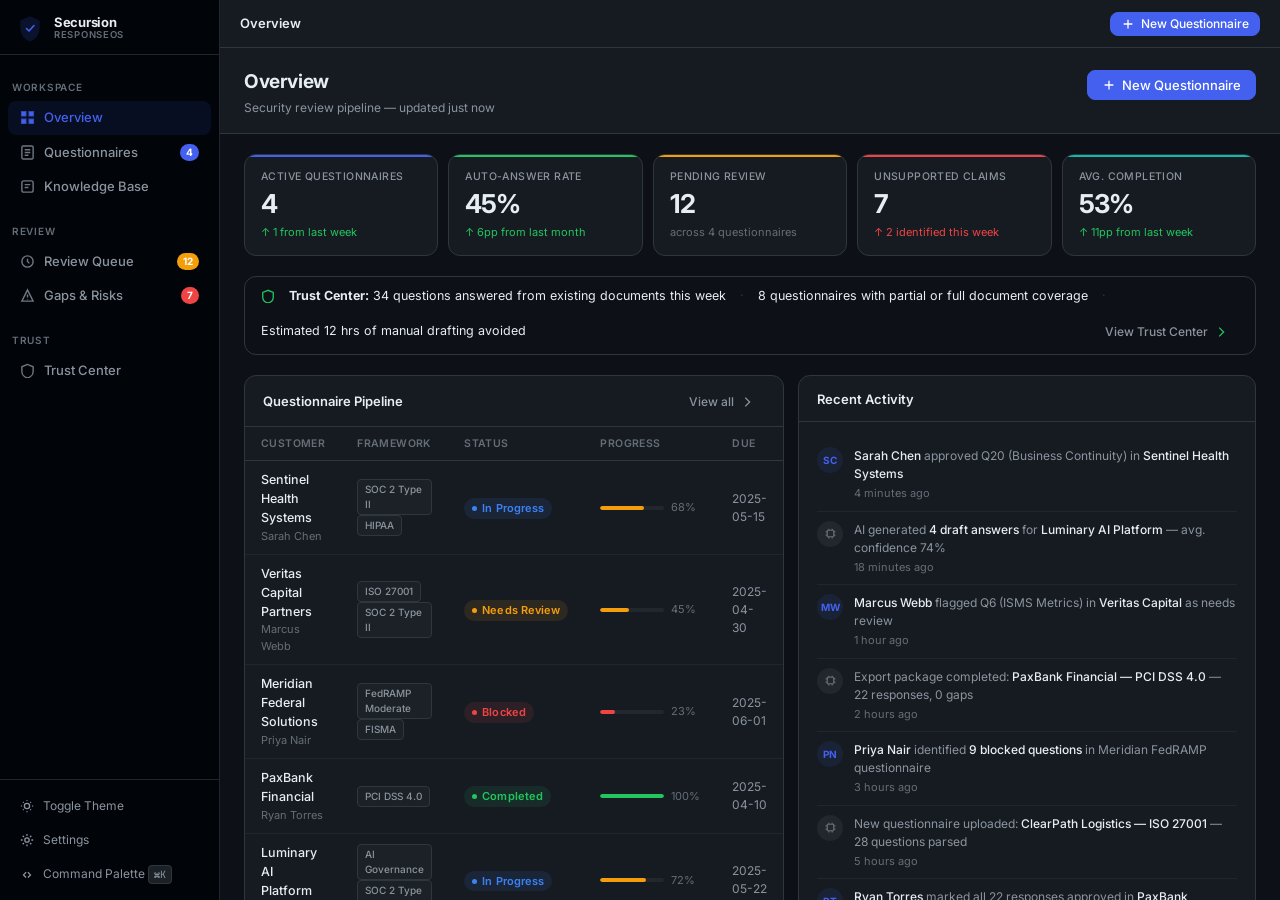
<file: responseos.html>
<!DOCTYPE html>
<html lang="en" data-theme="dark">
<head>
<meta charset="UTF-8">
<meta name="viewport" content="width=device-width, initial-scale=1.0">
<title>Secursion ResponseOS — Security Questionnaire Intelligence</title>
<link rel="preconnect" href="https://fonts.googleapis.com">
<link href="https://fonts.googleapis.com/css2?family=Inter:opsz,wght@14..32,300;14..32,400;14..32,500;14..32,600;14..32,700&family=JetBrains+Mono:wght@400;500&display=swap" rel="stylesheet">
<style>
/* ================================================================
   DESIGN SYSTEM — SECURSION RESPONSEOS
   ================================================================ */
:root {
  --accent:         #4361ee;
  --accent-hover:   #3451d1;
  --accent-rgb:     67, 97, 238;
  --accent-subtle:  rgba(67,97,238,0.10);
  --font-sans:      'Inter', system-ui, -apple-system, sans-serif;
  --font-mono:      'JetBrains Mono', 'Fira Code', monospace;
  --radius-sm:      4px;
  --radius-md:      8px;
  --radius-lg:      12px;
  --radius-xl:      16px;
  --status-ok:      #22c55e;
  --status-ok-bg:   rgba(34,197,94,0.10);
  --status-warn:    #f59e0b;
  --status-warn-bg: rgba(245,158,11,0.10);
  --status-err:     #ef4444;
  --status-err-bg:  rgba(239,68,68,0.10);
  --status-info:    #3b82f6;
  --status-info-bg: rgba(59,130,246,0.10);
  --status-muted:   #6b7280;
  --status-muted-bg:rgba(107,114,128,0.10);
  --transition:     180ms ease;
}
[data-theme="dark"] {
  --bg-base:      #0d1117;
  --bg-surface:   #161b22;
  --bg-elevated:  #1c2128;
  --bg-overlay:   #22272e;
  --border:       #30363d;
  --border-sub:   #21262d;
  --txt-primary:  #e6edf3;
  --txt-secondary:#8b949e;
  --txt-muted:    #656d76;
  --sidebar-bg:   #010409;
  --shadow-sm:    0 1px 3px rgba(0,0,0,.4),0 1px 2px rgba(0,0,0,.3);
  --shadow-md:    0 4px 16px rgba(0,0,0,.5);
  --shadow-lg:    0 16px 48px rgba(0,0,0,.6);
}
[data-theme="light"] {
  --bg-base:      #f3f4f6;
  --bg-surface:   #ffffff;
  --bg-elevated:  #f9fafb;
  --bg-overlay:   #f0f2f5;
  --border:       #d1d5db;
  --border-sub:   #e5e7eb;
  --txt-primary:  #111827;
  --txt-secondary:#4b5563;
  --txt-muted:    #9ca3af;
  --sidebar-bg:   #ffffff;
  --shadow-sm:    0 1px 3px rgba(0,0,0,.06),0 1px 2px rgba(0,0,0,.04);
  --shadow-md:    0 4px 16px rgba(0,0,0,.08);
  --shadow-lg:    0 16px 48px rgba(0,0,0,.12);
}

/* Reset */
*,*::before,*::after{box-sizing:border-box;margin:0;padding:0}
html{font-size:14px}
body{font-family:var(--font-sans);background:var(--bg-base);color:var(--txt-primary);
     line-height:1.5;-webkit-font-smoothing:antialiased;overflow:hidden;height:100vh}
a{color:var(--accent);text-decoration:none}
button{font-family:inherit;cursor:pointer;border:none;background:none}
input,textarea,select{font-family:inherit}
::-webkit-scrollbar{width:5px;height:5px}
::-webkit-scrollbar-track{background:transparent}
::-webkit-scrollbar-thumb{background:var(--border);border-radius:3px}
::-webkit-scrollbar-thumb:hover{background:var(--txt-muted)}

/* ================================================================
   APP SHELL
   ================================================================ */
#app{display:flex;height:100vh;overflow:hidden}

/* --- Sidebar --- */
.sidebar{
  width:220px;min-width:220px;
  background:var(--sidebar-bg);
  border-right:1px solid var(--border-sub);
  display:flex;flex-direction:column;
  z-index:100;transition:width var(--transition);
}
.sb-head{
  padding:14px 16px 12px;
  border-bottom:1px solid var(--border-sub);
  display:flex;align-items:center;gap:10px;
}
.sb-logo{width:28px;height:28px;flex-shrink:0;color:var(--accent)}
.sb-brand{display:flex;flex-direction:column;line-height:1.15}
.sb-name{font-size:13px;font-weight:700;color:var(--txt-primary);letter-spacing:-.3px}
.sb-product{font-size:9.5px;font-weight:600;color:var(--txt-muted);
            letter-spacing:.7px;text-transform:uppercase}
.sb-nav{flex:1;overflow-y:auto;padding:6px 0}
.sb-section{padding:14px 12px 4px}
.sb-section-lbl{font-size:10px;font-weight:600;color:var(--txt-muted);
                text-transform:uppercase;letter-spacing:.7px}
.nav-item{
  display:flex;align-items:center;gap:9px;
  padding:7px 12px;border-radius:var(--radius-md);
  margin:1px 8px;font-size:13px;font-weight:500;
  color:var(--txt-secondary);cursor:pointer;
  transition:all var(--transition);user-select:none;
}
.nav-item:hover{background:var(--bg-elevated);color:var(--txt-primary)}
.nav-item.active{background:var(--accent-subtle);color:var(--accent)}
.nav-item svg{width:15px;height:15px;flex-shrink:0;opacity:.8}
.nav-item.active svg{opacity:1}
.nav-badge{
  margin-left:auto;font-size:10px;font-weight:700;
  background:var(--accent);color:#fff;
  padding:1px 6px;border-radius:10px;min-width:18px;text-align:center;
}
.nav-badge.warn{background:var(--status-warn)}
.nav-badge.err{background:var(--status-err)}
.sb-foot{padding:10px 8px;border-top:1px solid var(--border-sub);display:flex;flex-direction:column;gap:2px}
.sb-action{
  display:flex;align-items:center;gap:9px;
  padding:7px 12px;border-radius:var(--radius-md);
  font-size:12px;color:var(--txt-secondary);cursor:pointer;
  transition:all var(--transition);
}
.sb-action:hover{background:var(--bg-elevated);color:var(--txt-primary)}
.sb-action svg{width:14px;height:14px;flex-shrink:0}

/* --- Main --- */
.main{flex:1;display:flex;flex-direction:column;overflow:hidden;min-width:0}
.topbar{
  height:48px;min-height:48px;
  border-bottom:1px solid var(--border);
  display:flex;align-items:center;padding:0 20px;gap:10px;
  background:var(--bg-surface);flex-shrink:0;
}
.topbar-bc{
  display:flex;align-items:center;gap:5px;
  font-size:13px;color:var(--txt-secondary);
}
.topbar-bc .sep{color:var(--txt-muted)}
.topbar-bc .current{color:var(--txt-primary);font-weight:600}
.topbar-actions{margin-left:auto;display:flex;align-items:center;gap:8px}
.content-area{flex:1;overflow:hidden;display:flex;flex-direction:column}

/* ================================================================
   BUTTONS
   ================================================================ */
.btn{
  display:inline-flex;align-items:center;gap:6px;
  padding:7px 14px;border-radius:var(--radius-md);
  font-size:13px;font-weight:500;line-height:1;
  cursor:pointer;transition:all var(--transition);
  white-space:nowrap;border:1px solid transparent;
}
.btn svg{width:14px;height:14px;flex-shrink:0}
.btn-primary{background:var(--accent);color:#fff;border-color:var(--accent)}
.btn-primary:hover{background:var(--accent-hover);border-color:var(--accent-hover)}
.btn-secondary{background:var(--bg-elevated);color:var(--txt-primary);border-color:var(--border)}
.btn-secondary:hover{background:var(--bg-overlay)}
.btn-ghost{background:transparent;color:var(--txt-secondary)}
.btn-ghost:hover{background:var(--bg-elevated);color:var(--txt-primary)}
.btn-ok{background:var(--status-ok-bg);color:var(--status-ok);border-color:rgba(34,197,94,.2)}
.btn-ok:hover{background:rgba(34,197,94,.18)}
.btn-warn{background:var(--status-warn-bg);color:var(--status-warn);border-color:rgba(245,158,11,.2)}
.btn-warn:hover{background:rgba(245,158,11,.18)}
.btn-err{background:var(--status-err-bg);color:var(--status-err);border-color:rgba(239,68,68,.2)}
.btn-err:hover{background:rgba(239,68,68,.18)}
.btn-sm{padding:4px 10px;font-size:12px}
.btn-icon{padding:7px;aspect-ratio:1}

/* ================================================================
   CHIPS & TAGS
   ================================================================ */
.chip{
  display:inline-flex;align-items:center;gap:5px;
  padding:2px 8px;border-radius:20px;
  font-size:11px;font-weight:600;letter-spacing:.1px;white-space:nowrap;
}
.chip::before{content:'';width:5px;height:5px;border-radius:50%;flex-shrink:0}
.chip-ok{background:var(--status-ok-bg);color:var(--status-ok)}
.chip-ok::before{background:var(--status-ok)}
.chip-warn{background:var(--status-warn-bg);color:var(--status-warn)}
.chip-warn::before{background:var(--status-warn)}
.chip-err{background:var(--status-err-bg);color:var(--status-err)}
.chip-err::before{background:var(--status-err)}
.chip-info{background:var(--status-info-bg);color:var(--status-info)}
.chip-info::before{background:var(--status-info)}
.chip-muted{background:var(--status-muted-bg);color:var(--txt-secondary)}
.chip-muted::before{background:var(--txt-muted)}

.tag{
  display:inline-flex;align-items:center;padding:2px 7px;
  border-radius:4px;font-size:11px;font-weight:500;
  background:var(--bg-elevated);color:var(--txt-secondary);border:1px solid var(--border);
}
.tag-blue{background:rgba(59,130,246,.1);color:#60a5fa;border-color:rgba(59,130,246,.2)}
.tag-green{background:rgba(34,197,94,.1);color:#4ade80;border-color:rgba(34,197,94,.2)}
.tag-amber{background:rgba(245,158,11,.1);color:#fbbf24;border-color:rgba(245,158,11,.2)}
.tag-red{background:rgba(239,68,68,.1);color:#f87171;border-color:rgba(239,68,68,.2)}
.tag-purple{background:rgba(139,92,246,.1);color:#a78bfa;border-color:rgba(139,92,246,.2)}
.tag-indigo{background:rgba(99,102,241,.1);color:#818cf8;border-color:rgba(99,102,241,.2)}
[data-theme="light"] .tag-blue{color:#1d4ed8}
[data-theme="light"] .tag-green{color:#15803d}
[data-theme="light"] .tag-amber{color:#b45309}
[data-theme="light"] .tag-red{color:#dc2626}
[data-theme="light"] .tag-purple{color:#6d28d9}

/* ================================================================
   CARDS
   ================================================================ */
.card{background:var(--bg-surface);border:1px solid var(--border);border-radius:var(--radius-lg)}
.card-hd{
  padding:14px 18px 12px;border-bottom:1px solid var(--border);
  display:flex;align-items:center;justify-content:space-between;
}
.card-title{font-size:13px;font-weight:600;color:var(--txt-primary)}
.card-bd{padding:16px 18px}

/* ================================================================
   KPI CARDS
   ================================================================ */
.kpi-grid{display:grid;grid-template-columns:repeat(5,1fr);gap:10px;margin-bottom:20px}
.kpi{
  background:var(--bg-surface);border:1px solid var(--border);
  border-radius:var(--radius-lg);padding:14px 16px;
  position:relative;overflow:hidden;
  transition:all var(--transition);cursor:default;
}
.kpi:hover{border-color:rgba(var(--accent-rgb),.4);box-shadow:var(--shadow-sm);transform:translateY(-1px)}
.kpi-bar{position:absolute;top:0;left:0;right:0;height:2px;border-radius:var(--radius-lg) var(--radius-lg) 0 0}
.kpi-lbl{font-size:10.5px;font-weight:500;color:var(--txt-secondary);text-transform:uppercase;letter-spacing:.4px;margin-bottom:7px}
.kpi-val{font-size:26px;font-weight:700;color:var(--txt-primary);line-height:1;letter-spacing:-1px;margin-bottom:7px}
.kpi-delta{font-size:11px;color:var(--txt-muted);display:flex;align-items:center;gap:3px}
.kpi-delta.up{color:var(--status-ok)}
.kpi-delta.down{color:var(--status-err)}

/* ================================================================
   TABLES
   ================================================================ */
.tbl-wrap{overflow-x:auto;border-radius:var(--radius-lg);border:1px solid var(--border);background:var(--bg-surface)}
table{width:100%;border-collapse:collapse}
th{
  text-align:left;padding:9px 16px;
  font-size:10.5px;font-weight:600;color:var(--txt-muted);
  text-transform:uppercase;letter-spacing:.4px;
  border-bottom:1px solid var(--border);white-space:nowrap;
  background:var(--bg-surface);position:sticky;top:0;z-index:5;
}
td{
  padding:10px 16px;font-size:13px;color:var(--txt-primary);
  border-bottom:1px solid var(--border-sub);vertical-align:middle;
}
tbody tr{transition:background var(--transition);cursor:pointer}
tbody tr:hover{background:var(--bg-elevated)}
tbody tr:last-child td{border-bottom:none}

.progress-bar{width:80px;height:4px;background:var(--bg-overlay);border-radius:2px;overflow:hidden}
.progress-fill{height:100%;border-radius:2px;background:var(--accent);transition:width .4s ease}
.progress-fill.ok{background:var(--status-ok)}
.progress-fill.warn{background:var(--status-warn)}
.progress-fill.err{background:var(--status-err)}

/* ================================================================
   INPUTS
   ================================================================ */
.input{
  display:block;width:100%;padding:7px 11px;
  border:1px solid var(--border);border-radius:var(--radius-md);
  background:var(--bg-surface);color:var(--txt-primary);
  font-size:13px;font-family:inherit;outline:none;
  transition:all var(--transition);
}
.input:focus{border-color:var(--accent);box-shadow:0 0 0 3px var(--accent-subtle)}
.input::placeholder{color:var(--txt-muted)}
.input-wrap{position:relative}
.input-wrap svg{
  position:absolute;left:10px;top:50%;transform:translateY(-50%);
  width:15px;height:15px;color:var(--txt-muted);pointer-events:none;
}
.input-wrap .input{padding-left:34px}
textarea.input{resize:vertical;min-height:100px;line-height:1.65}
select.input{cursor:pointer;appearance:none;
  background-image:url("data:image/svg+xml,%3Csvg xmlns='http://www.w3.org/2000/svg' width='12' height='12' viewBox='0 0 24 24' fill='none' stroke='%238b949e' stroke-width='2'%3E%3Cpath d='M6 9l6 6 6-6'/%3E%3C/svg%3E");
  background-repeat:no-repeat;background-position:right 10px center;padding-right:30px}

/* ================================================================
   CONFIDENCE METER
   ================================================================ */
.conf-wrap{display:flex;align-items:center;gap:9px;margin-bottom:12px}
.conf-bar{flex:1;height:6px;background:var(--bg-overlay);border-radius:3px;overflow:hidden}
.conf-fill{height:100%;border-radius:3px;transition:width .5s ease}
.conf-lbl{font-size:13px;font-weight:700;min-width:36px;text-align:right}
.conf-h .conf-fill{background:var(--status-ok)}.conf-h .conf-lbl{color:var(--status-ok)}
.conf-m .conf-fill{background:var(--status-warn)}.conf-m .conf-lbl{color:var(--status-warn)}
.conf-l .conf-fill{background:var(--status-err)}.conf-l .conf-lbl{color:var(--status-err)}

/* ================================================================
   PAGES & LAYOUT
   ================================================================ */
.page{display:none;flex:1;flex-direction:column;overflow:hidden}
.page.active{display:flex}
.pg-hd{
  padding:20px 24px 16px;flex-shrink:0;
  display:flex;align-items:flex-start;justify-content:space-between;
  border-bottom:1px solid var(--border);background:var(--bg-surface);
}
.pg-title{font-size:19px;font-weight:700;color:var(--txt-primary);letter-spacing:-.4px}
.pg-sub{font-size:12px;color:var(--txt-secondary);margin-top:2px}
.pg-actions{display:flex;align-items:center;gap:8px;padding-top:2px}
.filter-bar{
  display:flex;align-items:center;gap:8px;padding:10px 20px;
  border-bottom:1px solid var(--border);background:var(--bg-surface);flex-shrink:0;flex-wrap:wrap;
}
.pg-body{flex:1;overflow-y:auto;padding:20px 24px 28px}

/* ================================================================
   WORKSPACE (3-panel)
   ================================================================ */
.workspace{display:grid;grid-template-columns:268px 1fr 292px;flex:1;overflow:hidden}
.ws-panel{display:flex;flex-direction:column;overflow:hidden;border-right:1px solid var(--border)}
.ws-panel:last-child{border-right:none}
.ws-ph{
  padding:12px 14px;border-bottom:1px solid var(--border);
  flex-shrink:0;background:var(--bg-surface);
}
.ws-ph-title{font-size:11px;font-weight:600;color:var(--txt-secondary);text-transform:uppercase;letter-spacing:.5px}
.ws-pb{flex:1;overflow-y:auto}

/* Question list */
.q-item{
  padding:11px 14px;border-bottom:1px solid var(--border-sub);
  cursor:pointer;transition:background var(--transition);position:relative;
}
.q-item:hover{background:var(--bg-elevated)}
.q-item.sel{background:var(--accent-subtle)}
.q-item.sel::before{
  content:'';position:absolute;left:0;top:0;bottom:0;
  width:3px;background:var(--accent);border-radius:0 2px 2px 0;
}
.q-num{font-size:10px;font-weight:600;color:var(--txt-muted);margin-bottom:3px}
.q-text{
  font-size:12px;color:var(--txt-primary);line-height:1.45;
  display:-webkit-box;-webkit-line-clamp:2;-webkit-box-orient:vertical;overflow:hidden;
  margin-bottom:5px;
}
.q-meta{display:flex;align-items:center;gap:5px;flex-wrap:wrap}

/* Center panel — answer workspace */
.ws-center{padding:22px 24px;overflow-y:auto}
.q-title{font-size:15px;font-weight:600;color:var(--txt-primary);line-height:1.5;margin-bottom:16px;letter-spacing:-.2px}
.ws-label{
  font-size:10.5px;font-weight:600;text-transform:uppercase;
  letter-spacing:.5px;color:var(--txt-muted);margin-bottom:8px;
  display:flex;align-items:center;gap:6px;
}
.ws-label .badge{
  font-size:9px;padding:1px 6px;border-radius:4px;
  background:var(--accent-subtle);color:var(--accent);font-weight:700;letter-spacing:.3px;
}
.gen-answer{
  background:var(--bg-elevated);border:1px solid var(--border);
  border-radius:var(--radius-md);padding:14px 16px;
  font-size:13px;color:var(--txt-primary);line-height:1.72;margin-bottom:14px;
}
.missing-ev{
  background:rgba(245,158,11,.07);border:1px solid rgba(245,158,11,.2);
  border-radius:var(--radius-md);padding:10px 14px;
  display:flex;align-items:flex-start;gap:9px;margin-bottom:14px;
}
.missing-ev svg{width:14px;height:14px;color:var(--status-warn);flex-shrink:0;margin-top:1px}
.missing-ev-txt{font-size:12px;color:var(--status-warn);line-height:1.5}
.edit-area{margin-bottom:14px}
.ws-actions{display:flex;align-items:center;gap:8px;flex-wrap:wrap;padding-top:2px}
.divider{height:1px;background:var(--border);margin:16px 0}
.note-area{margin-top:4px}
.note-item{
  background:var(--bg-elevated);border-radius:var(--radius-md);padding:10px 12px;
  margin-bottom:8px;font-size:12px;color:var(--txt-secondary);line-height:1.55;
}
.note-meta{font-size:11px;color:var(--txt-muted);margin-bottom:4px;display:flex;align-items:center;gap:6px}

/* Right panel */
.src-card{padding:12px 14px;border-bottom:1px solid var(--border-sub)}
.src-card:last-child{border-bottom:none}
.src-name{font-size:12px;font-weight:500;color:var(--accent);margin-bottom:3px;display:flex;align-items:center;gap:4px}
.src-excerpt{font-size:11px;color:var(--txt-secondary);line-height:1.5;
  display:-webkit-box;-webkit-line-clamp:3;-webkit-box-orient:vertical;overflow:hidden}
.src-meta{font-size:10px;color:var(--txt-muted);margin-top:3px}

/* ================================================================
   KNOWLEDGE BASE
   ================================================================ */
.kb-grid{display:grid;grid-template-columns:repeat(auto-fill,minmax(270px,1fr));gap:10px}
.kb-card{
  background:var(--bg-surface);border:1px solid var(--border);
  border-radius:var(--radius-lg);padding:15px;
  cursor:pointer;transition:all var(--transition);
}
.kb-card:hover{border-color:rgba(var(--accent-rgb),.4);box-shadow:var(--shadow-sm);transform:translateY(-1px)}
.kb-icon{
  width:30px;height:30px;border-radius:var(--radius-md);
  background:var(--accent-subtle);display:flex;align-items:center;justify-content:center;
  margin-bottom:10px;
}
.kb-icon svg{width:15px;height:15px;color:var(--accent)}
.kb-title{font-size:13px;font-weight:600;color:var(--txt-primary);margin-bottom:3px}
.kb-excerpt{
  font-size:11.5px;color:var(--txt-secondary);line-height:1.5;
  display:-webkit-box;-webkit-line-clamp:2;-webkit-box-orient:vertical;overflow:hidden;margin-bottom:9px;
}
.kb-footer{display:flex;align-items:center;justify-content:space-between}
.kb-fresh{font-size:10.5px;color:var(--txt-muted)}

/* ================================================================
   TRUST CENTER
   ================================================================ */
.trust-grid{display:grid;grid-template-columns:repeat(auto-fill,minmax(250px,1fr));gap:10px}
.trust-card{
  background:var(--bg-surface);border:1px solid var(--border);
  border-radius:var(--radius-lg);overflow:hidden;transition:all var(--transition);
}
.trust-card:hover{border-color:rgba(var(--accent-rgb),.4);box-shadow:var(--shadow-md)}
.trust-banner{height:5px}
.trust-body{padding:15px}
.trust-row{display:flex;align-items:flex-start;gap:10px;margin-bottom:10px}
.trust-doc-icon{
  width:34px;height:34px;border-radius:var(--radius-md);
  display:flex;align-items:center;justify-content:center;flex-shrink:0;
}
.trust-doc-icon svg{width:17px;height:17px}
.trust-doc-name{font-size:13px;font-weight:600;color:var(--txt-primary)}
.trust-doc-org{font-size:11px;color:var(--txt-muted)}
.trust-desc{font-size:12px;color:var(--txt-secondary);line-height:1.5;margin-bottom:11px}
.trust-footer{display:flex;align-items:center;justify-content:space-between}
.access-label{
  font-size:10px;font-weight:700;padding:2px 7px;border-radius:4px;text-transform:uppercase;letter-spacing:.5px;
}
.access-pub{background:var(--status-ok-bg);color:var(--status-ok)}
.access-nda{background:var(--status-warn-bg);color:var(--status-warn)}
.access-int{background:var(--status-err-bg);color:var(--status-err)}

/* ================================================================
   GAPS & RISKS
   ================================================================ */
.gap-group{margin-bottom:24px}
.gap-group-hd{
  display:flex;align-items:center;gap:10px;
  margin-bottom:10px;padding-bottom:8px;border-bottom:1px solid var(--border);
}
.gap-group-icon{
  width:26px;height:26px;border-radius:var(--radius-md);
  display:flex;align-items:center;justify-content:center;
}
.gap-group-icon svg{width:13px;height:13px}
.gap-group-title{font-size:13px;font-weight:600;color:var(--txt-primary)}
.gap-group-ct{font-size:12px;color:var(--txt-muted);margin-left:auto}
.gap-item{
  background:var(--bg-surface);border:1px solid var(--border);
  border-radius:var(--radius-md);padding:13px 15px;
  margin-bottom:8px;display:flex;align-items:flex-start;gap:12px;
}
.gap-dot{width:7px;height:7px;border-radius:50%;flex-shrink:0;margin-top:4px}
.gap-dot.high{background:var(--status-err)}
.gap-dot.medium{background:var(--status-warn)}
.gap-dot.low{background:var(--txt-muted)}
.gap-body{flex:1}
.gap-title{font-size:13px;font-weight:500;color:var(--txt-primary);margin-bottom:3px}
.gap-desc{font-size:12px;color:var(--txt-secondary);line-height:1.5;margin-bottom:7px}
.gap-rem{
  font-size:11.5px;color:var(--txt-muted);
  padding:6px 10px;background:var(--bg-elevated);border-radius:var(--radius-sm);
  border-left:2px solid var(--accent);
}
.sev-badge{
  padding:2px 7px;border-radius:4px;font-size:10.5px;font-weight:600;text-transform:uppercase;letter-spacing:.3px;
}
.sev-high{background:var(--status-err-bg);color:var(--status-err)}
.sev-med{background:var(--status-warn-bg);color:var(--status-warn)}
.sev-low{background:var(--status-muted-bg);color:var(--txt-muted)}

/* ================================================================
   REVIEW QUEUE
   ================================================================ */
.review-action-btns{display:flex;align-items:center;gap:6px}

/* ================================================================
   SETTINGS
   ================================================================ */
.settings-layout{display:grid;grid-template-columns:190px 1fr;gap:0;flex:1;overflow:hidden}
.settings-nav{padding:16px 12px;border-right:1px solid var(--border);background:var(--bg-surface);overflow-y:auto}
.settings-nav-item{
  padding:7px 11px;border-radius:var(--radius-md);font-size:13px;font-weight:500;
  color:var(--txt-secondary);cursor:pointer;transition:all var(--transition);margin-bottom:2px;
}
.settings-nav-item:hover{background:var(--bg-elevated);color:var(--txt-primary)}
.settings-nav-item.active{background:var(--accent-subtle);color:var(--accent)}
.settings-body{padding:24px;overflow-y:auto;flex:1}
.settings-sec{display:none}.settings-sec.active{display:block}
.settings-group{margin-bottom:24px}
.settings-group-lbl{
  font-size:11px;font-weight:600;color:var(--txt-muted);
  text-transform:uppercase;letter-spacing:.5px;margin-bottom:12px;
}
.form-row{display:grid;grid-template-columns:1fr 1fr;gap:12px;margin-bottom:12px}
.form-group{display:flex;flex-direction:column;gap:5px}
.form-lbl{font-size:12px;font-weight:500;color:var(--txt-secondary)}
.int-card{
  display:flex;align-items:center;gap:12px;padding:13px 15px;
  border:1px solid var(--border);border-radius:var(--radius-md);margin-bottom:8px;
  background:var(--bg-surface);
}
.int-icon{width:34px;height:34px;border-radius:var(--radius-md);background:var(--bg-elevated);
  display:flex;align-items:center;justify-content:center;font-size:17px;flex-shrink:0}
.int-info{flex:1}
.int-name{font-size:13px;font-weight:600;color:var(--txt-primary)}
.int-desc{font-size:11.5px;color:var(--txt-muted)}
.toggle{
  width:34px;height:19px;border-radius:10px;background:var(--bg-overlay);
  border:none;cursor:pointer;position:relative;transition:background var(--transition);flex-shrink:0;
}
.toggle.on{background:var(--accent)}
.toggle::after{
  content:'';position:absolute;width:13px;height:13px;border-radius:50%;
  background:#fff;top:3px;left:3px;transition:transform var(--transition);
  box-shadow:0 1px 3px rgba(0,0,0,.3);
}
.toggle.on::after{transform:translateX(15px)}

/* ================================================================
   COMMAND PALETTE
   ================================================================ */
.cmd-bg{
  position:fixed;inset:0;background:rgba(0,0,0,.6);
  backdrop-filter:blur(4px);z-index:1000;
  display:none;align-items:flex-start;justify-content:center;padding-top:14vh;
}
.cmd-bg.open{display:flex}
.cmd-palette{
  width:540px;background:var(--bg-surface);
  border:1px solid var(--border);border-radius:var(--radius-xl);
  box-shadow:var(--shadow-lg);overflow:hidden;
}
.cmd-in{
  display:flex;align-items:center;gap:9px;
  padding:13px 15px;border-bottom:1px solid var(--border);
}
.cmd-in svg{width:15px;height:15px;color:var(--txt-muted);flex-shrink:0}
.cmd-in input{
  flex:1;background:none;border:none;outline:none;
  font-size:14px;color:var(--txt-primary);font-family:inherit;
}
.cmd-in input::placeholder{color:var(--txt-muted)}
.cmd-results{max-height:310px;overflow-y:auto}
.cmd-sec-lbl{
  font-size:10px;font-weight:600;color:var(--txt-muted);
  text-transform:uppercase;letter-spacing:.7px;padding:9px 15px 5px;
}
.cmd-item{
  display:flex;align-items:center;gap:9px;
  padding:9px 15px;cursor:pointer;transition:background var(--transition);
}
.cmd-item:hover,.cmd-item.focused{background:var(--bg-elevated)}
.cmd-item svg{width:14px;height:14px;color:var(--txt-muted);flex-shrink:0}
.cmd-item-lbl{font-size:13px;color:var(--txt-primary)}
.cmd-item-desc{font-size:12px;color:var(--txt-muted);margin-left:auto}
.cmd-ft{
  padding:8px 15px;border-top:1px solid var(--border);
  display:flex;gap:14px;
}
.cmd-hint{display:flex;align-items:center;gap:5px;font-size:11px;color:var(--txt-muted)}
.kbd{
  padding:2px 5px;border:1px solid var(--border);border-radius:4px;
  font-family:var(--font-mono);font-size:10px;color:var(--txt-secondary);background:var(--bg-elevated);
}

/* ================================================================
   MODAL
   ================================================================ */
.modal-bg{
  position:fixed;inset:0;background:rgba(0,0,0,.6);
  backdrop-filter:blur(4px);z-index:900;
  display:none;align-items:center;justify-content:center;padding:20px;
}
.modal-bg.open{display:flex}
.modal{
  width:100%;max-width:520px;background:var(--bg-surface);
  border:1px solid var(--border);border-radius:var(--radius-xl);
  box-shadow:var(--shadow-lg);overflow:hidden;
}
.modal-hd{
  padding:18px 22px 14px;border-bottom:1px solid var(--border);
  display:flex;align-items:center;justify-content:space-between;
}
.modal-title{font-size:15px;font-weight:700;color:var(--txt-primary)}
.modal-bd{padding:20px 22px}
.modal-ft{
  padding:14px 22px;border-top:1px solid var(--border);
  display:flex;gap:8px;justify-content:flex-end;
}
.upload-zone{
  border:2px dashed var(--border);border-radius:var(--radius-lg);
  padding:38px 22px;text-align:center;cursor:pointer;
  transition:all var(--transition);margin-bottom:16px;
}
.upload-zone:hover,.upload-zone.over{border-color:var(--accent);background:var(--accent-subtle)}
.upload-zone svg{width:38px;height:38px;color:var(--txt-muted);margin-bottom:10px}
.upload-zone-title{font-size:14px;font-weight:600;color:var(--txt-primary);margin-bottom:3px}
.upload-zone-sub{font-size:12px;color:var(--txt-muted)}

/* ================================================================
   TOAST
   ================================================================ */
.toast-wrap{position:fixed;bottom:22px;right:22px;z-index:2000;display:flex;flex-direction:column;gap:8px}
.toast{
  display:flex;align-items:center;gap:9px;padding:11px 15px;
  border-radius:var(--radius-md);background:var(--bg-elevated);
  border:1px solid var(--border);box-shadow:var(--shadow-md);
  font-size:13px;color:var(--txt-primary);min-width:260px;
  animation:slideIn .2s ease;
}
.toast svg{width:15px;height:15px;flex-shrink:0}
.toast-ok svg{color:var(--status-ok)}
.toast-warn svg{color:var(--status-warn)}
.toast-err svg{color:var(--status-err)}
@keyframes slideIn{from{transform:translateX(100%);opacity:0}to{transform:translateX(0);opacity:1}}

/* ================================================================
   MISC COMPONENTS
   ================================================================ */
.spinner{
  width:14px;height:14px;border:2px solid rgba(var(--accent-rgb),.3);
  border-top-color:var(--accent);border-radius:50%;
  animation:spin .7s linear infinite;flex-shrink:0;
}
@keyframes spin{to{transform:rotate(360deg)}}
.gen-progress{
  display:flex;align-items:center;gap:9px;padding:11px 14px;
  background:var(--accent-subtle);border:1px solid rgba(var(--accent-rgb),.2);
  border-radius:var(--radius-md);font-size:12px;color:var(--accent);margin-bottom:14px;
}
.activity-item{display:flex;align-items:flex-start;gap:11px;padding:10px 0;border-bottom:1px solid var(--border-sub)}
.activity-item:last-child{border-bottom:none}
.av{
  width:26px;height:26px;border-radius:50%;background:var(--accent-subtle);
  display:flex;align-items:center;justify-content:center;
  font-size:10px;font-weight:700;color:var(--accent);flex-shrink:0;
}
.av-sys{background:var(--bg-overlay)}.av-sys svg{width:13px;height:13px;color:var(--txt-muted)}
.act-txt{font-size:12px;color:var(--txt-secondary);line-height:1.5}
.act-txt strong{color:var(--txt-primary);font-weight:500}
.act-time{font-size:11px;color:var(--txt-muted);margin-top:2px}
.empty-state{
  display:flex;flex-direction:column;align-items:center;justify-content:center;
  padding:60px 40px;text-align:center;
}
.empty-state svg{width:44px;height:44px;color:var(--txt-muted);margin-bottom:14px;opacity:.45}
.empty-title{font-size:14px;font-weight:600;color:var(--txt-secondary);margin-bottom:5px}
.empty-desc{font-size:12.5px;color:var(--txt-muted);max-width:280px;line-height:1.55;margin-bottom:18px}

/* Utility */
.flex{display:flex}.flex-col{display:flex;flex-direction:column}
.items-center{align-items:center}.justify-between{justify-content:space-between}
.gap-1{gap:4px}.gap-2{gap:8px}.gap-3{gap:12px}.gap-4{gap:16px}
.mb-2{margin-bottom:8px}.mb-3{margin-bottom:12px}.mb-4{margin-bottom:16px}.mb-5{margin-bottom:20px}
.mt-3{margin-top:12px}.mt-4{margin-top:16px}
.w-full{width:100%}
.text-muted{color:var(--txt-muted)}.text-secondary{color:var(--txt-secondary)}
.text-primary{color:var(--txt-primary)}.text-accent{color:var(--accent)}
.text-ok{color:var(--status-ok)}.text-warn{color:var(--status-warn)}.text-err{color:var(--status-err)}
.font-mono{font-family:var(--font-mono)}
.section-gap{margin-bottom:22px}
.grid-2{display:grid;grid-template-columns:1fr 1fr;gap:14px}

@media(max-width:1100px){.kpi-grid{grid-template-columns:repeat(3,1fr)}}
@media(max-width:860px){
  .sidebar{width:56px}
  .sb-brand,.nav-item span,.nav-badge,.sb-action span{display:none}
  .nav-item{justify-content:center;padding:9px;margin:2px 6px}
  .workspace{grid-template-columns:240px 1fr}
  .ws-panel:last-child{display:none}
}

/* ── Iteration 2: Decision bar, Evidence cards, Control chips, Trust strip ── */
.decision-bar{display:flex;align-items:center;gap:6px;padding:10px 14px;border-bottom:1px solid var(--border);background:var(--surface);flex-shrink:0}
.db-btn{display:inline-flex;align-items:center;gap:5px;padding:6px 12px;border-radius:var(--radius);font-size:12px;font-weight:500;cursor:pointer;border:1px solid var(--border);background:transparent;color:var(--txt-secondary);transition:all .15s;white-space:nowrap;line-height:1}
.db-btn svg{width:12px;height:12px}
.db-btn:hover{color:var(--txt-primary);border-color:var(--txt-muted)}
.db-btn.db-approve{border-color:rgba(34,197,94,.35);color:var(--status-ok)}
.db-btn.db-approve:hover{background:rgba(34,197,94,.1)}
.db-btn.db-review{border-color:rgba(245,158,11,.35);color:var(--status-warn)}
.db-btn.db-review:hover{background:rgba(245,158,11,.1)}
.db-btn.db-block{border-color:rgba(239,68,68,.35);color:var(--status-err)}
.db-btn.db-block:hover{background:rgba(239,68,68,.1)}
.db-sep{width:1px;height:18px;background:var(--border);flex-shrink:0;margin:0 2px}

.ws-progress{display:flex;align-items:center;gap:12px;padding:7px 14px;border-bottom:1px solid var(--border);background:var(--bg);font-size:11px;flex-shrink:0}
.wsp-item{display:flex;align-items:center;gap:4px;color:var(--txt-muted)}
.wsp-item svg{width:11px;height:11px}
.wsp-item strong{color:var(--txt-primary);font-weight:600}

.ev-card{border:1px solid var(--border);border-radius:var(--radius);padding:10px 12px;margin-bottom:8px;background:var(--bg)}
.ev-card-hd{display:flex;align-items:flex-start;gap:8px;margin-bottom:5px}
.ev-badge{font-size:9px;font-weight:700;padding:2px 6px;border-radius:3px;text-transform:uppercase;letter-spacing:.4px;flex-shrink:0;margin-top:1px}
.ev-badge-report{background:rgba(20,184,166,.15);color:#0d9488}
.ev-badge-policy{background:rgba(67,97,238,.15);color:#4361ee}
.ev-badge-config{background:rgba(245,158,11,.15);color:#b45309}
.ev-badge-trust{background:rgba(99,102,241,.15);color:#6366f1}
.ev-name{font-size:12px;font-weight:500;color:var(--txt-primary);line-height:1.35}
.ev-meta-row{display:flex;gap:12px;font-size:10.5px;color:var(--txt-muted);margin-bottom:5px}
.ev-relevance{font-size:11.5px;color:var(--txt-secondary);line-height:1.55;padding:6px 8px;background:var(--surface);border-radius:4px;border-left:2px solid rgba(67,97,238,.4)}

.ctrl-chips{display:flex;flex-wrap:wrap;gap:4px;margin-top:2px}
.ctrl-chip{display:inline-flex;align-items:center;gap:3px;padding:3px 8px;border-radius:4px;font-size:10.5px;background:var(--surface-raised);border:1px solid var(--border);color:var(--txt-secondary)}
.ctrl-chip-fw{font-weight:700;color:var(--txt-primary);margin-right:1px}

.trust-strip{border:1px solid var(--border);border-radius:var(--radius);overflow:hidden;margin-top:6px}
.trust-strip-hd{display:flex;align-items:center;justify-content:space-between;padding:7px 12px;background:var(--surface-raised);font-size:11px}
.trust-cov-tag{font-size:10px;font-weight:700;padding:2px 7px;border-radius:3px;text-transform:uppercase;letter-spacing:.3px}
.trust-cov-full{background:rgba(34,197,94,.15);color:var(--status-ok)}
.trust-cov-partial{background:rgba(245,158,11,.15);color:var(--status-warn)}
.trust-doc-row{display:flex;align-items:center;gap:8px;padding:6px 12px;border-top:1px solid var(--border);font-size:11.5px;color:var(--txt-secondary)}
.tcov-dot{width:7px;height:7px;border-radius:50%;flex-shrink:0}
.tcov-dot.full{background:var(--status-ok)}
.tcov-dot.partial{background:var(--status-warn)}

.gap-exec{border:1px solid var(--border);border-radius:var(--radius-lg);padding:20px 22px;margin-bottom:20px;background:var(--surface)}
.gap-exec-kpis{display:grid;grid-template-columns:repeat(4,1fr);gap:14px;margin-top:14px;border-top:1px solid var(--border);padding-top:14px}
.gap-exec-kpi{text-align:center}
.gap-exec-num{font-size:26px;font-weight:800;line-height:1}
.gap-exec-lbl{font-size:11px;color:var(--txt-muted);margin-top:3px}

.rem-proj{border:1px solid var(--border);border-left:3px solid var(--accent);border-radius:var(--radius);padding:9px 12px;margin-top:6px;background:var(--surface)}
.rem-proj-title{font-size:12px;font-weight:600;color:var(--txt-primary);margin-bottom:5px}
.rem-proj-meta{display:flex;flex-wrap:wrap;gap:12px;font-size:11px;color:var(--txt-muted)}

.blocked-banner{border:1px solid rgba(239,68,68,.3);background:rgba(239,68,68,.05);border-radius:var(--radius);padding:12px 14px;margin-bottom:14px}
.blocked-banner-title{display:flex;align-items:center;gap:6px;font-size:12px;font-weight:700;color:var(--status-err);margin-bottom:5px}
.blocked-banner-title svg{width:13px;height:13px}
.blocked-banner-body{font-size:12px;color:var(--txt-secondary);line-height:1.6}

/* ── Iteration 3: Explanation, shortcuts, gap linkage, trust stat ── */
.how-generated{border:1px solid var(--border);border-radius:var(--radius);overflow:hidden;margin:14px 0}
.how-generated summary{list-style:none;display:flex;align-items:center;justify-content:space-between;padding:8px 12px;font-size:11.5px;font-weight:500;color:var(--txt-secondary);cursor:pointer;user-select:none;background:var(--surface)}
.how-generated summary::-webkit-details-marker{display:none}
.how-generated summary::after{content:'›';font-size:14px;line-height:1;color:var(--txt-muted);transition:transform .2s}
.how-generated[open] summary::after{transform:rotate(90deg)}
.how-generated-body{padding:12px 14px;font-size:12px;color:var(--txt-secondary);line-height:1.7;border-top:1px solid var(--border);background:var(--bg)}
.how-generated-body p{margin:0 0 8px}
.how-generated-body p:last-child{margin:0}

.kb-hint{display:flex;align-items:center;gap:14px;padding:6px 14px;border-top:1px solid var(--border);background:var(--surface);font-size:10.5px;color:var(--txt-muted);flex-shrink:0;flex-wrap:wrap}
.kb-hint-item{display:flex;align-items:center;gap:5px}
kbd{display:inline-flex;align-items:center;justify-content:center;min-width:18px;height:16px;padding:0 4px;border-radius:3px;border:1px solid var(--border);background:var(--surface-raised);font-size:9.5px;font-family:var(--font-mono);color:var(--txt-primary);line-height:1}

.gap-link-badge{display:inline-flex;align-items:center;gap:4px;padding:2px 7px;border-radius:3px;font-size:10px;font-weight:600;background:var(--surface-raised);border:1px solid var(--border);color:var(--txt-muted);cursor:pointer;margin-top:4px}
.gap-link-badge:hover{border-color:var(--accent);color:var(--accent)}

.trust-stat-bar{display:flex;align-items:center;gap:14px;padding:10px 16px;background:var(--surface);border:1px solid var(--border);border-radius:var(--radius-lg);margin-bottom:20px;font-size:12.5px;flex-wrap:wrap}
.trust-stat-bar svg{width:14px;height:14px;flex-shrink:0;color:var(--status-ok)}
</style>
</head>
<body>

<div id="app">
  <!-- SIDEBAR -->
  <aside class="sidebar" id="sidebar">
    <div class="sb-head">
      <!-- Secursion shield logo -->
      <svg class="sb-logo" viewBox="0 0 28 28" fill="none" xmlns="http://www.w3.org/2000/svg">
        <path d="M14 3L5 7v7c0 5.85 3.8 11.3 9 12.8C19.2 25.3 23 19.85 23 14V7L14 3z"
              fill="currentColor" opacity=".15" stroke="currentColor" stroke-width="1.4"/>
        <path d="M10.5 14.5l2.5 2.5 5-5.5" stroke="currentColor" stroke-width="1.6"
              stroke-linecap="round" stroke-linejoin="round"/>
      </svg>
      <div class="sb-brand">
        <span class="sb-name">Secursion</span>
        <span class="sb-product">ResponseOS</span>
      </div>
    </div>
    <nav class="sb-nav">
      <div class="sb-section"><span class="sb-section-lbl">Workspace</span></div>
      <div class="nav-item active" data-nav="dashboard">
        <svg viewBox="0 0 16 16" fill="currentColor"><path d="M1 1h6v6H1V1zm0 8h6v6H1V9zm8-8h6v6H9V1zm0 8h6v6H9V9z" opacity=".7"/><path d="M2 2h4v4H2V2zm0 8h4v4H2v-4zm8-8h4v4h-4V2zm0 8h4v4h-4v-4z"/></svg>
        <span>Overview</span>
      </div>
      <div class="nav-item" data-nav="questionnaires">
        <svg viewBox="0 0 16 16" fill="none" stroke="currentColor" stroke-width="1.5"><rect x="2" y="1" width="12" height="14" rx="1.5"/><path d="M5 5h6M5 8h6M5 11h4"/></svg>
        <span>Questionnaires</span>
        <span class="nav-badge">4</span>
      </div>
      <div class="nav-item" data-nav="knowledge">
        <svg viewBox="0 0 16 16" fill="none" stroke="currentColor" stroke-width="1.5"><path d="M2 12V4a2 2 0 012-2h8a2 2 0 012 2v8a2 2 0 01-2 2H4a2 2 0 01-2-2z"/><path d="M5 6h6M5 9h4"/></svg>
        <span>Knowledge Base</span>
      </div>
      <div class="sb-section"><span class="sb-section-lbl">Review</span></div>
      <div class="nav-item" data-nav="review">
        <svg viewBox="0 0 16 16" fill="none" stroke="currentColor" stroke-width="1.5"><circle cx="8" cy="8" r="6"/><path d="M8 5v3l2 2"/></svg>
        <span>Review Queue</span>
        <span class="nav-badge warn">12</span>
      </div>
      <div class="nav-item" data-nav="gaps">
        <svg viewBox="0 0 16 16" fill="none" stroke="currentColor" stroke-width="1.5"><path d="M8 2L2 14h12L8 2z"/><path d="M8 7v3M8 12v.5"/></svg>
        <span>Gaps &amp; Risks</span>
        <span class="nav-badge err">7</span>
      </div>
      <div class="sb-section"><span class="sb-section-lbl">Trust</span></div>
      <div class="nav-item" data-nav="trust">
        <svg viewBox="0 0 16 16" fill="none" stroke="currentColor" stroke-width="1.5"><path d="M8 1.5L2 4v5c0 3.3 2.7 6.2 6 7 3.3-.8 6-3.7 6-7V4L8 1.5z"/></svg>
        <span>Trust Center</span>
      </div>
    </nav>
    <div class="sb-foot">
      <div class="sb-action" id="toggle-theme">
        <svg viewBox="0 0 16 16" fill="none" stroke="currentColor" stroke-width="1.5"><circle cx="8" cy="8" r="3"/><path d="M8 1v1M8 14v1M1 8h1M14 8h1M3.5 3.5l.7.7M11.8 11.8l.7.7M3.5 12.5l.7-.7M11.8 4.2l.7-.7"/></svg>
        <span>Toggle Theme</span>
      </div>
      <div class="sb-action" data-nav="settings">
        <svg viewBox="0 0 16 16" fill="none" stroke="currentColor" stroke-width="1.5"><circle cx="8" cy="8" r="2.5"/><path d="M8 1v2M8 13v2M1 8h2M13 8h2M3.1 3.1l1.4 1.4M11.5 11.5l1.4 1.4M3.1 12.9l1.4-1.4M11.5 4.5l1.4-1.4"/></svg>
        <span>Settings</span>
      </div>
      <div class="sb-action" id="open-cmd">
        <svg viewBox="0 0 16 16" fill="none" stroke="currentColor" stroke-width="1.5"><path d="M7 12l-3-3 3-3M9 6l3 3-3 3"/></svg>
        <span>Command Palette <span class="kbd" style="margin-left:auto">⌘K</span></span>
      </div>
    </div>
  </aside>

  <!-- MAIN -->
  <div class="main">
    <header class="topbar" id="topbar">
      <div class="topbar-bc" id="bc"></div>
      <div class="topbar-actions" id="tb-actions"></div>
    </header>
    <div class="content-area" id="content-area">
      <!-- Pages rendered here -->
    </div>
  </div>
</div>

<!-- COMMAND PALETTE -->
<div class="cmd-bg" id="cmd-bg">
  <div class="cmd-palette">
    <div class="cmd-in">
      <svg viewBox="0 0 16 16" fill="none" stroke="currentColor" stroke-width="1.5"><circle cx="6.5" cy="6.5" r="4.5"/><path d="M10.5 10.5L14 14"/></svg>
      <input type="text" id="cmd-input" placeholder="Search or jump to…" autocomplete="off">
    </div>
    <div class="cmd-results" id="cmd-results"></div>
    <div class="cmd-ft">
      <div class="cmd-hint"><span class="kbd">↵</span> select</div>
      <div class="cmd-hint"><span class="kbd">↑↓</span> navigate</div>
      <div class="cmd-hint"><span class="kbd">Esc</span> close</div>
    </div>
  </div>
</div>

<!-- UPLOAD MODAL -->
<div class="modal-bg" id="upload-modal">
  <div class="modal">
    <div class="modal-hd">
      <span class="modal-title">New Questionnaire</span>
      <button class="btn btn-ghost btn-icon btn-sm" id="close-upload">
        <svg viewBox="0 0 16 16" fill="none" stroke="currentColor" stroke-width="1.5"><path d="M3 3l10 10M13 3L3 13"/></svg>
      </button>
    </div>
    <div class="modal-bd">
      <div class="upload-zone" id="upload-zone">
        <svg viewBox="0 0 48 48" fill="none" stroke="currentColor" stroke-width="1.5"><path d="M24 32V20M17 27l7-8 7 8"/><rect x="8" y="8" width="32" height="32" rx="6"/><path d="M16 40h16"/></svg>
        <div class="upload-zone-title">Drop your questionnaire here</div>
        <div class="upload-zone-sub">Supports .xlsx, .csv, .docx, .pdf — or paste questions below</div>
      </div>
      <div class="form-group mb-3">
        <label class="form-lbl">Customer / Organization</label>
        <input class="input" type="text" placeholder="e.g. Acme Corporation" id="upload-customer">
      </div>
      <div class="form-row">
        <div class="form-group">
          <label class="form-lbl">Framework</label>
          <select class="input">
            <option>SOC 2 Type II</option>
            <option>ISO 27001</option>
            <option>FedRAMP Moderate</option>
            <option>PCI DSS 4.0</option>
            <option>HIPAA</option>
            <option>CMMC Level 2</option>
            <option>AI Governance</option>
            <option>Custom</option>
          </select>
        </div>
        <div class="form-group">
          <label class="form-lbl">Due Date</label>
          <input class="input" type="date">
        </div>
      </div>
    </div>
    <div class="modal-ft">
      <button class="btn btn-secondary" id="cancel-upload">Cancel</button>
      <button class="btn btn-primary" id="confirm-upload">
        <svg viewBox="0 0 16 16" fill="none" stroke="currentColor" stroke-width="1.5"><path d="M2 8l4 4 8-8"/></svg>
        Parse &amp; Ingest
      </button>
    </div>
  </div>
</div>

<!-- EXPORT MODAL -->
<div class="modal-bg" id="export-modal">
  <div class="modal">
    <div class="modal-hd">
      <span class="modal-title">Export Response Package</span>
      <button class="btn btn-ghost btn-icon btn-sm" id="close-export">
        <svg viewBox="0 0 16 16" fill="none" stroke="currentColor" stroke-width="1.5"><path d="M3 3l10 10M13 3L3 13"/></svg>
      </button>
    </div>
    <div class="modal-bd" id="export-body">
      <p class="mb-4" style="font-size:13px;color:var(--txt-secondary);line-height:1.6">
        Select the documents to include in this export. Approved and auto-drafted answers will be compiled into the response package.
      </p>
      <div class="form-group mb-3">
        <label style="display:flex;align-items:center;gap:8px;cursor:pointer">
          <input type="checkbox" checked> <span class="form-lbl">Completed questionnaire response (.xlsx)</span>
        </label>
      </div>
      <div class="form-group mb-3">
        <label style="display:flex;align-items:center;gap:8px;cursor:pointer">
          <input type="checkbox" checked> <span class="form-lbl">Executive gap summary (.pdf)</span>
        </label>
      </div>
      <div class="form-group mb-3">
        <label style="display:flex;align-items:center;gap:8px;cursor:pointer">
          <input type="checkbox"> <span class="form-lbl">Unsupported claims report</span>
        </label>
      </div>
      <div class="form-group mb-3">
        <label style="display:flex;align-items:center;gap:8px;cursor:pointer">
          <input type="checkbox"> <span class="form-lbl">Source citation map</span>
        </label>
      </div>
    </div>
    <div class="modal-ft">
      <button class="btn btn-secondary" id="cancel-export">Cancel</button>
      <button class="btn btn-primary" id="confirm-export">
        <svg viewBox="0 0 16 16" fill="none" stroke="currentColor" stroke-width="1.5"><path d="M8 2v8M5 7l3 4 3-4M2 12h12v2H2z"/></svg>
        Export Package
      </button>
    </div>
  </div>
</div>

<!-- TOASTS -->
<div class="toast-wrap" id="toast-wrap"></div>

<script>
/* ================================================================
   ICONS
   ================================================================ */
const I = {
  dash:     `<svg viewBox="0 0 16 16" fill="currentColor"><rect x="1" y="1" width="6" height="6" rx="1"/><rect x="9" y="1" width="6" height="6" rx="1"/><rect x="1" y="9" width="6" height="6" rx="1"/><rect x="9" y="9" width="6" height="6" rx="1"/></svg>`,
  doc:      `<svg viewBox="0 0 16 16" fill="none" stroke="currentColor" stroke-width="1.5"><rect x="3" y="1" width="10" height="14" rx="1.5"/><path d="M6 5h4M6 8h4M6 11h2"/></svg>`,
  book:     `<svg viewBox="0 0 16 16" fill="none" stroke="currentColor" stroke-width="1.5"><path d="M4 2h9a1 1 0 011 1v10a1 1 0 01-1 1H4a2 2 0 010-4h9"/><path d="M4 10H2"/></svg>`,
  shield:   `<svg viewBox="0 0 16 16" fill="none" stroke="currentColor" stroke-width="1.5"><path d="M8 1.5L2 4v5c0 3.3 2.7 6.2 6 7 3.3-.8 6-3.7 6-7V4L8 1.5z"/></svg>`,
  alert:    `<svg viewBox="0 0 16 16" fill="none" stroke="currentColor" stroke-width="1.5"><path d="M8 2L2 14h12L8 2z"/><path d="M8 7v3"/><circle cx="8" cy="12" r=".5" fill="currentColor"/></svg>`,
  clock:    `<svg viewBox="0 0 16 16" fill="none" stroke="currentColor" stroke-width="1.5"><circle cx="8" cy="8" r="6"/><path d="M8 5v3l2 2"/></svg>`,
  check:    `<svg viewBox="0 0 16 16" fill="none" stroke="currentColor" stroke-width="2"><path d="M3 8l3.5 3.5L13 5"/></svg>`,
  x:        `<svg viewBox="0 0 16 16" fill="none" stroke="currentColor" stroke-width="1.5"><path d="M3 3l10 10M13 3L3 13"/></svg>`,
  search:   `<svg viewBox="0 0 16 16" fill="none" stroke="currentColor" stroke-width="1.5"><circle cx="6.5" cy="6.5" r="4.5"/><path d="M10.5 10.5L14 14"/></svg>`,
  plus:     `<svg viewBox="0 0 16 16" fill="none" stroke="currentColor" stroke-width="1.5"><path d="M8 3v10M3 8h10"/></svg>`,
  upload:   `<svg viewBox="0 0 16 16" fill="none" stroke="currentColor" stroke-width="1.5"><path d="M8 2v9M5 5l3-3 3 3"/><path d="M2 13h12"/></svg>`,
  download: `<svg viewBox="0 0 16 16" fill="none" stroke="currentColor" stroke-width="1.5"><path d="M8 2v9M5 11l3 3 3-3"/><path d="M2 14h12"/></svg>`,
  chevR:    `<svg viewBox="0 0 16 16" fill="none" stroke="currentColor" stroke-width="1.5"><path d="M6 3l5 5-5 5"/></svg>`,
  edit:     `<svg viewBox="0 0 16 16" fill="none" stroke="currentColor" stroke-width="1.5"><path d="M11 2l3 3-9 9H2v-3L11 2z"/></svg>`,
  user:     `<svg viewBox="0 0 16 16" fill="none" stroke="currentColor" stroke-width="1.5"><circle cx="8" cy="5" r="3"/><path d="M2 14c0-3.3 2.7-6 6-6s6 2.7 6 6"/></svg>`,
  lock:     `<svg viewBox="0 0 16 16" fill="none" stroke="currentColor" stroke-width="1.5"><rect x="3" y="7" width="10" height="8" rx="1.5"/><path d="M5 7V5a3 3 0 016 0v2"/></svg>`,
  tag:      `<svg viewBox="0 0 16 16" fill="none" stroke="currentColor" stroke-width="1.5"><path d="M2 2h6l6 6-6 6-6-6V2z"/><circle cx="6" cy="6" r="1" fill="currentColor" stroke="none"/></svg>`,
  info:     `<svg viewBox="0 0 16 16" fill="none" stroke="currentColor" stroke-width="1.5"><circle cx="8" cy="8" r="6"/><path d="M8 7v5M8 5v.5"/></svg>`,
  list:     `<svg viewBox="0 0 16 16" fill="none" stroke="currentColor" stroke-width="1.5"><path d="M3 4h10M3 8h10M3 12h6"/></svg>`,
  star:     `<svg viewBox="0 0 16 16" fill="none" stroke="currentColor" stroke-width="1.5"><path d="M8 2l1.5 4H14l-3.5 2.5 1.3 4.2L8 10.5l-3.8 2.2L5.5 8.5 2 6h4.5L8 2z"/></svg>`,
  cpu:      `<svg viewBox="0 0 16 16" fill="none" stroke="currentColor" stroke-width="1.5"><rect x="4" y="4" width="8" height="8" rx="1"/><path d="M6 4V2M10 4V2M6 14v-2M10 14v-2M4 6H2M4 10H2M14 6h-2M14 10h-2"/></svg>`,
  globe:    `<svg viewBox="0 0 16 16" fill="none" stroke="currentColor" stroke-width="1.5"><circle cx="8" cy="8" r="6"/><path d="M2.5 6h11M2.5 10h11M8 2c-2 2-2 8 0 12M8 2c2 2 2 8 0 12"/></svg>`,
  key:      `<svg viewBox="0 0 16 16" fill="none" stroke="currentColor" stroke-width="1.5"><circle cx="5.5" cy="7" r="3.5"/><path d="M8.5 7H14M12 7v2"/></svg>`,
  eye:      `<svg viewBox="0 0 16 16" fill="none" stroke="currentColor" stroke-width="1.5"><path d="M2 8s2.5-5 6-5 6 5 6 5-2.5 5-6 5-6-5-6-5z"/><circle cx="8" cy="8" r="2"/></svg>`,
  trello:   `<svg viewBox="0 0 16 16" fill="currentColor"><rect x="1" y="1" width="14" height="14" rx="2" fill="none" stroke="currentColor" stroke-width="1.5"/><rect x="3" y="3" width="4" height="8" rx="1"/><rect x="9" y="3" width="4" height="5" rx="1"/></svg>`,
  server:   `<svg viewBox="0 0 16 16" fill="none" stroke="currentColor" stroke-width="1.5"><rect x="2" y="2" width="12" height="4" rx="1"/><rect x="2" y="10" width="12" height="4" rx="1"/><circle cx="13" cy="4" r=".5" fill="currentColor" stroke="none"/><circle cx="13" cy="12" r=".5" fill="currentColor" stroke="none"/></svg>`,
  arrowR:   `<svg viewBox="0 0 16 16" fill="none" stroke="currentColor" stroke-width="1.5"><path d="M2 8h10M9 5l3 3-3 3"/></svg>`,
  settings: `<svg viewBox="0 0 16 16" fill="none" stroke="currentColor" stroke-width="1.5"><circle cx="8" cy="8" r="2.5"/><path d="M8 1v2M8 13v2M1 8h2M13 8h2"/></svg>`,
};

const icon = (name, cls='') => `<span class="flex items-center ${cls}">${I[name]||I.doc}</span>`;

/* ================================================================
   DATA
   ================================================================ */
const DATA = {

  /* QUESTIONNAIRES */
  questionnaires: [
    { id:'q1', name:'Security Assessment Q2 2025', customer:'Sentinel Health Systems',
      status:'in_progress', dueDate:'2025-05-15', completion:68, totalQ:24, answeredQ:16,
      owner:'Sarah Chen', framework:['SOC 2 Type II','HIPAA'], industry:'Healthcare', createdAt:'2025-04-01',
      autoRate:58, blocked:2 },
    { id:'q2', name:'Vendor Security Review — Platform', customer:'Veritas Capital Partners',
      status:'needs_review', dueDate:'2025-04-30', completion:45, totalQ:32, answeredQ:14,
      owner:'Marcus Webb', framework:['ISO 27001','SOC 2 Type II'], industry:'Financial Services', createdAt:'2025-03-28',
      autoRate:44, blocked:3 },
    { id:'q3', name:'FedRAMP Moderate System Security Plan', customer:'Meridian Federal Solutions',
      status:'blocked', dueDate:'2025-06-01', completion:23, totalQ:48, answeredQ:11,
      owner:'Priya Nair', framework:['FedRAMP Moderate','FISMA'], industry:'Government', createdAt:'2025-03-20',
      autoRate:31, blocked:9 },
    { id:'q4', name:'Annual PCI DSS 4.0 Assessment', customer:'PaxBank Financial',
      status:'completed', dueDate:'2025-04-10', completion:100, totalQ:22, answeredQ:22,
      owner:'Ryan Torres', framework:['PCI DSS 4.0'], industry:'Banking', createdAt:'2025-03-10',
      autoRate:77, blocked:0 },
    { id:'q5', name:'AI Model Governance Review', customer:'Luminary AI Platform',
      status:'in_progress', dueDate:'2025-05-22', completion:72, totalQ:18, answeredQ:13,
      owner:'Sarah Chen', framework:['AI Governance','SOC 2 Type II'], industry:'AI / SaaS', createdAt:'2025-04-03',
      autoRate:62, blocked:1 },
    { id:'q6', name:'ISO 27001 Readiness Assessment', customer:'ClearPath Logistics',
      status:'draft', dueDate:'2025-06-15', completion:8, totalQ:28, answeredQ:2,
      owner:'Marcus Webb', framework:['ISO 27001'], industry:'Logistics', createdAt:'2025-04-06',
      autoRate:0, blocked:0 },
  ],

  /* QUESTIONS — q1 (20) + q2 (6) + q3 (6) + q5 (6) + q4 (4) + q6 (2) */
  questions: {
    q1: [
      { id:'q1_01', text:'Does your organization maintain a current SOC 2 Type II attestation report? Please provide the period covered and the trust service criteria included.', status:'approved', confidence:97, tags:['SOC 2','Certifications'],
        answer:`Yes. Secursion maintains a SOC 2 Type II attestation report issued by Armanino LLP covering the Security, Availability, and Confidentiality trust service criteria. The most recent report covers the period from January 1 to December 31, 2024, and was issued on February 28, 2025. The report is available under NDA to qualified customers and prospects through our Trust Center.`,
        sources:[
          {name:'SOC 2 Type II Report — 2024 (Armanino LLP)',type:'report',lastReviewed:'Feb 28, 2025',period:'Jan–Dec 2024',relevance:'Primary attestation report covering Security, Availability, and Confidentiality TSC — directly evidences continuous monitoring and logical access controls within scope.'},
          {name:'Security Policy v3.2',type:'policy',lastReviewed:'Jan 10, 2025',relevance:'Defines ISMS scope and security objectives that form the audit boundary for the SOC 2 engagement.'},
          {name:'Trust Center: Certifications',type:'trust',lastReviewed:'Mar 1, 2025',relevance:'Customer-facing certification page with NDA-gated report access — customers directed here to obtain the full attestation under mutual NDA.'}
        ],
        controls:[{fw:'SOC 2',ref:'CC9.1',label:'Risk Mitigation'},{fw:'SOC 2',ref:'CC6.1',label:'Logical Access'},{fw:'ISO 27001',ref:'A.18.1',label:'Legal Requirements'}],
        trustDocs:[{name:'Security Certifications',docId:'d04',coverage:'full'},{name:'Security Overview',docId:'d01',coverage:'partial'}],
        notes:[{author:'Sarah Chen', time:'2 days ago', text:'Confirmed period covers full calendar year. Armanino engagement signed for 2025 cycle already.'}] },
      { id:'q1_02', text:'Describe your encryption standards for data at rest, including key management practices and rotation schedules.', status:'approved', confidence:92, tags:['Encryption','Data Protection'],
        answer:`All customer data at rest is encrypted using AES-256. Encryption keys are managed via AWS Key Management Service (KMS) with customer master keys (CMKs) scoped to individual tenants. Automated key rotation is enforced on a 90-day cycle. Hardware Security Modules (HSMs) are used for root key material. Database-level encryption is applied to all RDS instances and S3 buckets housing customer data.`,
        sources:['Encryption Standards Policy v2.1','AWS KMS Configuration Runbook','Architecture Overview — Data Tier'],
        notes:[] },
      { id:'q1_03', text:'How do you enforce multi-factor authentication (MFA) across your employee base, particularly for privileged and administrative accounts?', status:'approved', confidence:89, tags:['Access Control','MFA','IAM'],
        answer:`Secursion mandates MFA for all employees using Okta as the IdP. For privileged and administrative accounts, phishing-resistant FIDO2/WebAuthn hardware keys (YubiKey 5 Series) are required. Standard employees use Okta Verify (TOTP/push). MFA cannot be bypassed for any production access. Privileged Access Management (PAM) sessions are brokered through Teleport with session recording and just-in-time provisioning.`,
        sources:['Access Control Policy v4.0','Okta SSO Configuration','IAM Runbook — Privileged Access'],
        notes:[] },
      { id:'q1_04', text:'Describe your incident response plan. What is your customer notification SLA in the event of a confirmed data breach affecting PHI?', status:'needs_review', confidence:64, tags:['Incident Response','HIPAA','SLA'],
        answer:`Secursion maintains a documented Incident Response Plan (IRP) aligned to NIST SP 800-61r2. The IRP covers detection, containment, eradication, recovery, and post-incident review phases. A designated Security Incident Response Team (SIRT) is on-call 24/7. For incidents involving PHI, we follow HIPAA Breach Notification Rule requirements — affected business associates are notified within 60 days of discovery. Our target for initial customer communication is within 72 hours of breach confirmation.`,
        sources:[
          {name:'Incident Response Plan v2.0',type:'policy',lastReviewed:'Nov 15, 2024',relevance:'Defines SIRT structure and NIST 800-61r2 response phases — does not yet include a formalized customer notification SLA clause. Core gap.'},
          {name:'HIPAA Breach Notification Procedure',type:'policy',lastReviewed:'Aug 20, 2024',relevance:'Documents the statutory 60-day PHI notification requirement. Internal 72-hour target is mentioned operationally but not contractually committed in any current document.'}
        ],
        controls:[{fw:'HIPAA',ref:'§164.408',label:'Breach Notification'},{fw:'SOC 2',ref:'CC7.3',label:'Incident Response'},{fw:'NIST 800-61',ref:'§3.1',label:'IR Plan'}],
        trustDocs:[{name:'Incident Response Plan',docId:'d08',coverage:'partial'}],
        notes:[{author:'Marcus Webb', time:'1 day ago', text:'Customer SLA of 72 hours is our internal target but not yet formally documented in the IRP. Need legal review before approving.'}],
        missing:'Formal customer notification SLA is not yet documented in the current IRP. Legal review required before this answer can be approved.' },
      { id:'q1_05', text:'Do you have a Business Associate Agreement (BAA) available, and does it cover all subprocessors with access to PHI?', status:'approved', confidence:99, tags:['HIPAA','BAA','Legal'],
        answer:`Yes. Secursion executes HIPAA-compliant Business Associate Agreements (BAAs) with all healthcare customers prior to any PHI processing. Our standard BAA is available for review in our Trust Center. All subprocessors with access to PHI are listed in our Subprocessors document and are required to execute appropriate downstream BAAs or equivalent data processing agreements as a condition of engagement.`,
        sources:['Standard BAA Template (2025)','Subprocessors List — Updated April 2025','Vendor Management Policy v2.0'],
        notes:[] },
      { id:'q1_06', text:'What is your disaster recovery RTO and RPO? How are these validated?', status:'approved', confidence:91, tags:['BCP','DR','Availability'],
        answer:`Our documented RTO is 4 hours and RPO is 1 hour for Tier-1 services. Disaster recovery testing is conducted semi-annually in a dedicated DR environment. Tests simulate complete primary region failure and validate automated failover to our secondary AWS region (us-west-2 failover from us-east-1). Results are documented and reviewed by the CISO. The most recent DR test was completed in January 2025 with full RTO/RPO targets met.`,
        sources:['Business Continuity Plan v3.1','DR Test Report — January 2025','Architecture Overview — Multi-Region'],
        notes:[] },
      { id:'q1_07', text:'Describe your vulnerability management program, including scan frequency, CVSS scoring thresholds, and SLAs for remediation.', status:'approved', confidence:83, tags:['Vulnerability Management','SDLC'],
        answer:`Secursion operates a continuous vulnerability management program using Tenable Nessus for infrastructure scanning and Snyk for dependency scanning in CI/CD pipelines. External-facing assets are scanned daily; internal infrastructure weekly. CVSS scoring is used to prioritize: Critical (CVSS 9.0+) within 24 hours, High (7.0–8.9) within 7 days, Medium (4.0–6.9) within 30 days, Low within 90 days. All findings are tracked in Jira with mandatory evidence of closure reviewed quarterly by the Security team.`,
        sources:['Vulnerability Management Policy v2.3','Tenable Dashboard — April 2025','Snyk CI Integration Runbook'],
        notes:[] },
      { id:'q1_08', text:'How do you control, audit, and periodically review access to production systems and customer data?', status:'approved', confidence:93, tags:['Access Control','IAM','Audit'],
        answer:`Production access is controlled via Teleport with role-based access control (RBAC) and enforced MFA. All sessions are recorded and logged to immutable audit trails in AWS CloudTrail and forwarded to our SIEM (Datadog). Access reviews are conducted quarterly using Vanta's automated review workflows — provisioners are required to confirm or revoke access within 5 business days. Terminated employee access is revoked within 2 hours via automated HR-to-Okta deprovisioning.`,
        sources:['Access Control Policy v4.0','Vanta Access Review — Q1 2025','Offboarding Runbook'],
        notes:[] },
      { id:'q1_09', text:'What penetration testing cadence do you follow, and who conducts the tests?', status:'approved', confidence:91, tags:['Penetration Testing','Security Testing'],
        answer:`Secursion undergoes annual third-party penetration tests conducted by NCC Group. In addition, we perform internal red team exercises quarterly. The most recent third-party pentest was completed in March 2025 with an executive summary available to customers under NDA via our Trust Center. Critical and high findings were remediated within 48 hours; findings and remediation evidence are reviewed by the CISO and Board of Directors security committee.`,
        sources:['Penetration Test Summary — March 2025 (NCC Group)','Red Team Exercise Report — Q1 2025'],
        notes:[] },
      { id:'q1_10', text:'Describe your SDLC security controls, including secure code review, dependency scanning, and pre-deployment testing.', status:'auto_drafted', confidence:78, tags:['SDLC','AppSec','DevSecOps'],
        answer:`Secursion follows a DevSecOps model integrating security controls throughout the SDLC. All code changes require peer review and automated security scanning before merging. Pre-merge controls include SAST via Semgrep, SCA via Snyk, secret scanning via TruffleHog, and container image scanning via Trivy. Staging environment testing includes DAST scans using OWASP ZAP. Production deployments require sign-off from Engineering Lead and Security. All dependencies are pinned and monitored for CVEs continuously.`,
        sources:['SDLC Security Policy v1.8','GitHub Actions Security Pipeline Runbook','Snyk Dashboard — April 2025'],
        notes:[] },
      { id:'q1_11', text:'How do you manage third-party vendor access to your production environment and customer data?', status:'auto_drafted', confidence:75, tags:['Vendor Management','Third-Party Risk'],
        answer:`Third-party vendor access is governed by our Vendor Management Policy and Vendor Risk Assessment framework. All vendors requiring access to production systems or customer data are assessed for security posture prior to onboarding using a tiered risk framework. Vendor access is provisioned via Teleport with time-limited, scoped credentials. Production access sessions are recorded. Vendors are reviewed annually and must maintain appropriate security certifications (SOC 2, ISO 27001) as a condition of continued access.`,
        sources:['Vendor Management Policy v2.0','Subprocessors List — April 2025','Third-Party Risk Assessment Template'],
        notes:[] },
      { id:'q1_12', text:'Do you have a formal data classification policy? How is PHI identified, labeled, and handled differently from other data?', status:'auto_drafted', confidence:79, tags:['Data Classification','HIPAA','Data Governance'],
        answer:`Secursion maintains a Data Classification Policy that defines four tiers: Public, Internal, Confidential, and Restricted (PHI/PII). PHI is identified at ingestion through schema validation and customer configuration. Restricted data is subject to additional controls: field-level encryption, access limited to need-to-know roles, audit logging of all read operations, and prohibition from developer laptops. Data handling procedures are documented in our Data Handling Standard and enforced through automated policy controls.`,
        sources:['Data Classification Policy v2.0','Data Handling Standard v1.4','HIPAA Technical Safeguards Documentation'],
        notes:[] },
      { id:'q1_13', text:'Describe your log retention, SIEM capabilities, and security monitoring coverage.', status:'needs_review', confidence:66, tags:['Logging','SIEM','Monitoring'],
        answer:`Secursion retains security logs for a minimum of 12 months in hot storage and 7 years in cold (S3 Glacier). Logs are ingested into Datadog SIEM with correlation rules for critical event types including failed login bursts, privilege escalation, anomalous data egress, and configuration changes. Our Security Operations team reviews SIEM alerts continuously during business hours; after-hours critical alerts page the on-call security engineer via PagerDuty.`,
        sources:[
          {name:'Log Management Policy v1.9',type:'policy',lastReviewed:'Oct 5, 2024',relevance:'States 7-year cold storage requirement via S3 Glacier lifecycle rules. Policy exists — operational evidence of configuration is the pending gap.'},
          {name:'Datadog SIEM Configuration',type:'config',lastReviewed:'Mar 22, 2025',relevance:'Confirms active correlation rules and alert routing for critical event types. Business-hours review SLA not yet reflected in customer-facing commitments.'},
          {name:'Security Operations Runbook',type:'policy',lastReviewed:'Dec 1, 2024',relevance:'Documents on-call escalation and incident routing — SLA language needs reconciliation with actual operational capability before approval.'}
        ],
        controls:[{fw:'SOC 2',ref:'CC7.2',label:'System Monitoring'},{fw:'HIPAA',ref:'§164.312(b)',label:'Audit Controls'},{fw:'ISO 27001',ref:'A.8.15',label:'Logging'}],
        trustDocs:[{name:'Security Overview',docId:'d01',coverage:'partial'}],
        notes:[{author:'Priya Nair', time:'3 hours ago', text:'Our log retention meets HIPAA 6-year minimum but confirm 7-year cold storage is implemented end-to-end, not just policy. Need infra team confirmation.'}],
        missing:'7-year cold storage retention requires infrastructure confirmation. Current policy states the requirement but operational evidence is pending.' },
      { id:'q1_14', text:'How do you handle customer data deletion requests, and what is your SLA?', status:'approved', confidence:88, tags:['Data Governance','Privacy','HIPAA'],
        answer:`Secursion processes customer data deletion requests within 30 days of verified request receipt. For HIPAA customers, deletion is executed per the terms of the executed BAA. Deletion is performed at the application layer (soft delete + queue) followed by physical deletion from all primary stores, backups, and replicas within the 30-day window. Customers receive a written deletion confirmation. Our process is documented in our Privacy Policy and Data Handling Standard.`,
        sources:['Data Handling Standard v1.4','Privacy Policy v2.2','BAA — Article VI: Data Return and Deletion'],
        notes:[] },
      { id:'q1_15', text:'Do you perform background checks on all employees with access to PHI?', status:'approved', confidence:95, tags:['HR Security','HIPAA','Workforce'],
        answer:`Yes. All Secursion employees undergo background checks as a condition of employment, conducted by a third-party screening provider. Checks include criminal history (7 years), employment verification, education verification, and, for roles with access to financial systems, credit history. Contractors with access to production systems undergo equivalent screening. Background check requirements are documented in our HR Security Policy and enforced by HR and Security jointly.`,
        sources:['HR Security Policy v1.5','Background Check Procedure','HIPAA Workforce Training Records'],
        notes:[] },
      { id:'q1_16', text:'Describe your cryptographic key management lifecycle, including generation, storage, rotation, and revocation.', status:'auto_drafted', confidence:73, tags:['Encryption','Key Management'],
        answer:`Cryptographic keys are managed via AWS KMS with FIPS 140-2 Level 2 validated HSMs. Key generation follows NIST SP 800-57 guidelines. Customer data encryption keys (DEKs) are envelope-encrypted with AWS CMKs. Automated rotation is enforced: CMKs rotate every 365 days; DEKs rotate every 90 days. Key revocation is executed immediately on compromise detection. All key operations are logged to CloudTrail. Master key material is never exposed in plaintext outside the HSM boundary.`,
        sources:['Encryption Standards Policy v2.1','AWS KMS Key Policy Documentation'],
        notes:[] },
      { id:'q1_17', text:'What is your process for security awareness training? How frequently is it conducted?', status:'approved', confidence:90, tags:['Security Awareness','Workforce','Training'],
        answer:`All employees complete security awareness training during onboarding and annually thereafter using KnowBe4. Training modules cover phishing recognition, data handling, password hygiene, incident reporting, and social engineering. Monthly phishing simulation campaigns are run against the entire employee population; click rates and responses are tracked and reported to leadership. Employees with elevated click rates receive targeted coaching. Completion rates exceed 98% company-wide.`,
        sources:['Security Awareness Training Policy','KnowBe4 Completion Report — Q1 2025'],
        notes:[] },
      { id:'q1_18', text:'Do you have an AI or machine learning usage policy? How is AI governed within your environment?', status:'blocked', confidence:22, tags:['AI Governance','Policy'],
        answer:`Secursion is currently formalizing our AI Acceptable Use Policy. Internally, AI tools are permitted under interim guidelines that prohibit inputting customer data, confidential information, or PHI into third-party AI systems without explicit approval from the Security team. Our formal AI governance framework is in development with a target completion of Q3 2025.`,
        sources:[],
        controls:[{fw:'ISO 27001',ref:'A.5.1',label:'Security Policies'},{fw:'SOC 2',ref:'CC1.4',label:'Competence Commitment'}],
        trustDocs:[{name:'Responsible AI Disclosure',docId:'d14',coverage:'partial'}],
        notes:[{author:'Sarah Chen', time:'1 day ago', text:'We cannot answer this credibly with no formal AI policy. Mark blocked — this is a gap we need to remediate before sending.'}],
        missing:'No approved AI Governance Policy exists. This question cannot be answered with sufficient supporting evidence. Remediation required before submission.' },
      { id:'q1_19', text:'Describe your change management process, including how security reviews are integrated into production changes.', status:'approved', confidence:86, tags:['Change Management','SDLC'],
        answer:`All production changes follow a documented change management process. Minor changes require peer review and automated testing. Major changes require a Change Advisory Board (CAB) review with Security sign-off. Emergency changes are permitted with post-hoc review within 24 hours. Security reviews assess risk classification, rollback procedures, and blast radius. All changes are tracked in Jira and linked to deployment records in GitHub. Change freeze periods are enforced around major releases and holidays.`,
        sources:['Change Management Policy v2.1','CAB Meeting Minutes — April 2025'],
        notes:[] },
      { id:'q1_20', text:'How does your organization ensure continuity of security controls during cloud infrastructure failures or regional outages?', status:'approved', confidence:88, tags:['BCP','Cloud','Availability'],
        answer:`Secursion architecture is deployed across multiple AWS Availability Zones in us-east-1 as primary with automated failover to us-west-2 for Tier-1 services. Security controls including IAM, KMS, CloudTrail, and WAF are deployed redundantly. In the event of primary region failure, security monitoring (Datadog) continues from the secondary region. On-call security engineers are paged automatically on any failover event to validate control integrity. Recovery procedures are documented and tested semi-annually.`,
        sources:['Business Continuity Plan v3.1','Architecture Overview — Multi-Region','DR Test Report — January 2025'],
        notes:[] },
    ],
    q2: [
      { id:'q2_01', text:'Does your ISMS align to ISO 27001:2022 or the 2013 edition?', status:'approved', confidence:91, tags:['ISO 27001'],
        answer:"Secursion's ISMS is aligned to ISO 27001:2022, which our SOC 2 controls framework maps to as an annex. We are targeting formal ISO 27001 certification in Q4 2025.", sources:['Security Policy v3.2'], notes:[] },
      { id:'q2_02', text:'How are information security objectives documented and reviewed?', status:'auto_drafted', confidence:74, tags:['ISO 27001','Governance'],
        answer:'Information security objectives are documented in our annual Security Program Plan, reviewed quarterly by the CISO and updated annually as part of our ISO-aligned management review cycle.', sources:['ISMS Documentation v1.1'], notes:[] },
      { id:'q2_03', text:'Describe your risk treatment process and risk acceptance criteria.', status:'needs_review', confidence:61, tags:['Risk Management','ISO 27001'],
        answer:'Risks are assessed using a likelihood × impact matrix aligned to ISO 27005. Treatment options include acceptance, mitigation, transfer, and avoidance. Accepted risks above threshold require CISO sign-off and are reviewed quarterly.', sources:['Risk Register — Q1 2025'], notes:[{author:'Marcus Webb', time:'yesterday', text:'Risk acceptance threshold not formally defined in policy yet.'}],
        missing:'Formal risk acceptance criteria threshold needs documentation.' },
      { id:'q2_04', text:'How do you handle supplier relationships under ISO 27001 Annex A.5.19?', status:'auto_drafted', confidence:71, tags:['Vendor Management','ISO 27001'],
        answer:'All suppliers with access to Secursion information assets are subject to our Vendor Management Policy which maps to ISO 27001:2022 Annex A controls 5.19–5.22.', sources:['Vendor Management Policy v2.0'], notes:[] },
      { id:'q2_05', text:'Is there a formal asset inventory? How is it maintained?', status:'approved', confidence:85, tags:['Asset Management','ISO 27001'],
        answer:'Secursion maintains a cloud asset inventory using AWS Config and Vanta. The inventory is updated continuously and reviewed quarterly. All assets are tagged with owner, classification, and environment.', sources:['Asset Management Policy v1.6','Vanta Asset Inventory — Q1 2025'], notes:[] },
      { id:'q2_06', text:'How do you measure the effectiveness of your ISMS controls?', status:'needs_review', confidence:58, tags:['ISMS','Metrics'],
        answer:'Control effectiveness is measured through Vanta continuous monitoring, quarterly access reviews, annual penetration tests, and internal audit. Metrics are reported to the CISO monthly and to the Board quarterly.', sources:['ISMS Metrics Dashboard — Q1 2025'], notes:[{author:'Marcus Webb', time:'2 hours ago', text:'Need formal documented measurement criteria — current metrics are informal.'}],
        missing:'Formal documented control effectiveness measurement methodology is not yet finalized.' },
    ],
    q3: [
      { id:'q3_01', text:'Has your system undergone a FedRAMP security assessment?', status:'needs_review', confidence:38, tags:['FedRAMP','Compliance'],
        answer:'Secursion has not yet achieved FedRAMP authorization. We are pursuing FedRAMP Moderate authorization with a target of Q1 2026. A 3PAO has been selected (Coalfire) and the System Security Plan (SSP) is in development.', sources:[], notes:[{author:'Priya Nair', time:'yesterday', text:'We need to be very careful here — cannot overstate FedRAMP status with a federal agency.'}],
        missing:'FedRAMP authorization not yet achieved. SSP in development. This may be disqualifying for this opportunity.' },
      { id:'q3_02', text:'Describe your FedRAMP SSP documentation status.', status:'needs_review', confidence:42, tags:['FedRAMP','SSP'],
        answer:'The SSP is approximately 35% complete. Control narratives for AC, IA, and SC control families are drafted. AU, CA, CM, and RA families are in progress.', sources:['FedRAMP SSP Draft — April 2025'], notes:[] },
      { id:'q3_03', text:'Who is your designated Authorizing Official (AO)?', status:'blocked', confidence:12, tags:['FedRAMP','Governance'],
        answer:'',  sources:[], notes:[],
        missing:'AO designation pending. Cannot answer without completing agency partnership agreement.' },
      { id:'q3_04', text:'How do you meet FIPS 140-2 cryptography requirements?', status:'auto_drafted', confidence:67, tags:['FedRAMP','Encryption','FIPS'],
        answer:'Secursion uses AWS services with FIPS 140-2 validated modules including KMS, CloudHSM, and FIPS endpoints for TLS. AWS GovCloud regions are being evaluated for FedRAMP workloads.', sources:['Encryption Standards Policy v2.1','AWS FIPS Endpoint Configuration'], notes:[] },
      { id:'q3_05', text:'Describe your continuous monitoring strategy for FedRAMP compliance.', status:'auto_drafted', confidence:55, tags:['FedRAMP','Monitoring','ConMon'],
        answer:'Continuous monitoring will be implemented using Vanta, AWS Security Hub, and Datadog aligned to FedRAMP ConMon requirements. Monthly scan reports and POA&M tracking are planned.', sources:[], notes:[{author:'Priya Nair', time:'3 days ago', text:'This is aspirational — ConMon is not operational yet.'}] },
      { id:'q3_06', text:'Is your system hosted in a FedRAMP authorized cloud infrastructure?', status:'approved', confidence:88, tags:['FedRAMP','Cloud Infrastructure'],
        answer:'Yes. Secursion operates on AWS (FedRAMP High authorized). AWS infrastructure authorization does not extend to Secursion application-layer controls, which are subject to our own FedRAMP assessment.', sources:['AWS FedRAMP Authorization Package (public)'], notes:[] },
    ],
    q4: [
      { id:'q4_01', text:'Do you store, process, or transmit cardholder data (CHD)?', status:'approved', confidence:99, tags:['PCI DSS','CHD'],
        answer:'Secursion does not store, process, or transmit cardholder data directly. Payment processing is handled by Stripe (PCI DSS Level 1 certified). Secursion is a SAQ-A merchant.', sources:['Stripe Integration Documentation','PCI DSS SAQ-A 2025'], notes:[] },
      { id:'q4_02', text:'How do you meet PCI DSS 4.0 Requirement 8 for authentication?', status:'approved', confidence:94, tags:['PCI DSS','Authentication','IAM'],
        answer:'Authentication for all accounts with access to cardholder environment is enforced via Okta with FIDO2 MFA. Passwords meet complexity requirements and are never stored in plaintext.', sources:['Access Control Policy v4.0','Okta Configuration — PCI Scope'], notes:[] },
      { id:'q4_03', text:'Describe your approach to PCI DSS 4.0 Requirement 11 — security testing.', status:'approved', confidence:91, tags:['PCI DSS','Security Testing'],
        answer:'Annual penetration testing by NCC Group covers PCI DSS scope. Internal scans run quarterly. ASV external scans are performed by Coalfire. All critical findings are remediated within 24 hours.', sources:['Penetration Test Summary — March 2025','ASV Scan Report — Q1 2025'], notes:[] },
      { id:'q4_04', text:'How is segmentation validated to confirm cardholder data environment isolation?', status:'approved', confidence:90, tags:['PCI DSS','Network Segmentation'],
        answer:'CDE segmentation is validated annually during penetration testing and through quarterly firewall rule reviews. Automated alerts trigger on any configuration change that could affect CDE isolation.', sources:['Network Segmentation Validation Report — 2025','Firewall Ruleset Review — Q1 2025'], notes:[] },
    ],
    q5: [
      { id:'q5_01', text:'Do you have a published AI Acceptable Use Policy?', status:'approved', confidence:82, tags:['AI Governance','Policy'],
        answer:"Yes. Secursion's AI Acceptable Use Policy covers permissible use of AI tools, data input restrictions, output review requirements, and employee accountability. It was ratified in March 2025.", sources:['AI Acceptable Use Policy v1.0'], notes:[] },
      { id:'q5_02', text:'How do you ensure AI model outputs used in customer workflows are reviewed for accuracy?', status:'needs_review', confidence:59, tags:['AI Governance','Quality','Accuracy'],
        answer:'AI-generated outputs in Secursion ResponseOS undergo human review workflows before being marked as approved. Confidence scoring and source citation are provided to assist reviewers. No AI output reaches customers without explicit approval.', sources:['ResponseOS Product Documentation'], notes:[{author:'Sarah Chen', time:'4 hours ago', text:'This answer is about our product — confirm it accurately reflects the review workflow as implemented.'}] },
      { id:'q5_03', text:'What data do you use to train or fine-tune AI models? Is customer data used for training?', status:'approved', confidence:91, tags:['AI Governance','Data Privacy','Training Data'],
        answer:'Secursion does not use customer data to train or fine-tune AI models. Our AI features use foundation models via API (Anthropic Claude). Customer data is never used for model training. This commitment is documented in our DPA and AI Acceptable Use Policy.', sources:['AI Acceptable Use Policy v1.0','Data Processing Agreement v2.2'], notes:[] },
      { id:'q5_04', text:'How do you address AI hallucination risk in security-critical outputs?', status:'approved', confidence:78, tags:['AI Governance','Risk','Accuracy'],
        answer:'Secursion mitigates hallucination risk through retrieval-augmented generation (RAG), confidence scoring, source citation requirements, and mandatory human review for all AI-generated security answers. Blocked and low-confidence answers are never auto-approved.', sources:['ResponseOS Architecture Overview','AI Risk Framework v1.0'], notes:[] },
      { id:'q5_05', text:'Do you conduct AI-specific security assessments or red-team exercises?', status:'auto_drafted', confidence:63, tags:['AI Governance','Security Testing'],
        answer:'Secursion plans to conduct AI-specific red team exercises in Q3 2025 targeting prompt injection, data extraction, and model manipulation attack vectors. This is currently in scope for our annual pentest engagement.', sources:[], notes:[{author:'Sarah Chen', time:'yesterday', text:'Confirm with security team whether this is formally in scope for NCC Group engagement.'}] },
      { id:'q5_06', text:'How is AI model versioning and change control managed?', status:'auto_drafted', confidence:70, tags:['AI Governance','Change Management'],
        answer:'AI model versions are pinned in production via configuration management. Model updates are treated as production changes subject to our Change Management Policy, requiring security review and staged rollout.', sources:['Change Management Policy v2.1','AI Governance Framework v1.0'], notes:[] },
    ],
    q6: [
      { id:'q6_01', text:'What is the scope of your ISO 27001 ISMS?', status:'auto_drafted', confidence:72, tags:['ISO 27001','ISMS'],
        answer:'The ISMS scope encompasses all Secursion information assets, systems, personnel, and processes supporting the development and delivery of the ResponseOS platform.', sources:['ISMS Scope Statement v1.0'], notes:[] },
      { id:'q6_02', text:'Do you have a documented information security policy approved by executive management?', status:'approved', confidence:96, tags:['ISO 27001','Policy','Governance'],
        answer:'Yes. The Secursion Information Security Policy was approved by the CEO and CISO in January 2025 and is reviewed annually. It establishes security objectives, roles, and accountability.', sources:['Information Security Policy v3.2'], notes:[] },
    ],
  },

  /* KNOWLEDGE BASE */
  knowledge: [
    { id:'kb1', category:'Certifications', title:'SOC 2 Type II Report — 2024',
      excerpt:'Annual SOC 2 Type II attestation by Armanino LLP. Covers Security, Availability, Confidentiality TSCs. Report period: Jan–Dec 2024.',
      tags:['SOC 2','Certification','Audit'], owner:'Sarah Chen', updated:'2025-02-28', access:'nda', usageCount:23 },
    { id:'kb2', category:'Policies', title:'Information Security Policy v3.2',
      excerpt:'Master security policy approved by CEO and CISO. Covers scope, objectives, roles, responsibilities, and exception process.',
      tags:['Policy','Governance'], owner:'Sarah Chen', updated:'2025-01-15', access:'internal', usageCount:41 },
    { id:'kb3', category:'Policies', title:'Access Control Policy v4.0',
      excerpt:'Governs identity lifecycle, MFA requirements, RBAC, PAM, access reviews, and emergency access procedures.',
      tags:['IAM','Access Control','MFA'], owner:'Marcus Webb', updated:'2025-03-01', access:'internal', usageCount:37 },
    { id:'kb4', category:'Policies', title:'Encryption Standards Policy v2.1',
      excerpt:'Defines AES-256 for data at rest, TLS 1.2+ for data in transit, key management via AWS KMS/HSM, rotation schedules.',
      tags:['Encryption','Key Management'], owner:'Priya Nair', updated:'2025-02-10', access:'internal', usageCount:29 },
    { id:'kb5', category:'Policies', title:'Incident Response Plan v2.0',
      excerpt:'NIST SP 800-61r2 aligned. Covers SIRT, playbooks, detection, containment, notifications, and post-incident review.',
      tags:['Incident Response','HIPAA'], owner:'Marcus Webb', updated:'2025-01-20', access:'internal', usageCount:18 },
    { id:'kb6', category:'Certifications', title:'Penetration Test Summary — March 2025',
      excerpt:'Executive summary of annual pentest by NCC Group. Scope: external, internal, API, and web application. Critical findings: 0. High: 2 (both remediated).',
      tags:['Penetration Testing','Security Testing'], owner:'Priya Nair', updated:'2025-03-31', access:'nda', usageCount:15 },
    { id:'kb7', category:'Architecture', title:'Architecture Overview — Multi-Region',
      excerpt:'System architecture for primary (us-east-1) and DR (us-west-2) environments. Covers network topology, data tier, and security control placement.',
      tags:['BCP','DR','Cloud'], owner:'Ryan Torres', updated:'2025-04-01', access:'internal', usageCount:11 },
    { id:'kb8', category:'Policies', title:'Vulnerability Management Policy v2.3',
      excerpt:'Defines scan frequency, CVSS scoring thresholds, remediation SLAs (Critical: 24h, High: 7d, Medium: 30d), and exception process.',
      tags:['Vulnerability Management','SDLC'], owner:'Priya Nair', updated:'2025-02-28', access:'internal', usageCount:22 },
    { id:'kb9', category:'Prior Responses', title:'Approved Answer: MFA & Privileged Access (SOC 2)',
      excerpt:'Pre-approved answer for MFA enforcement questions. Covers Okta, YubiKey for privileged accounts, Teleport for production access, and session recording.',
      tags:['IAM','MFA','Access Control'], owner:'Sarah Chen', updated:'2025-03-10', access:'internal', usageCount:34 },
    { id:'kb10', category:'Prior Responses', title:'Approved Answer: Encryption at Rest & In Transit',
      excerpt:'Standard answer covering AES-256 at rest, TLS 1.2+ in transit, AWS KMS key management, 90-day rotation, and FIPS 140-2 compliance.',
      tags:['Encryption'], owner:'Sarah Chen', updated:'2025-03-10', access:'internal', usageCount:28 },
    { id:'kb11', category:'Policies', title:'Vendor Management Policy v2.0',
      excerpt:'Covers vendor onboarding, risk tiering, security requirements, subprocessor management, and annual reviews.',
      tags:['Vendor Management','Third-Party Risk'], owner:'Marcus Webb', updated:'2025-01-30', access:'internal', usageCount:16 },
    { id:'kb12', category:'Policies', title:'Business Continuity Plan v3.1',
      excerpt:'BCP with RTO: 4h, RPO: 1h. Covers DR activation procedures, communication tree, alternate site operations.',
      tags:['BCP','DR','Availability'], owner:'Ryan Torres', updated:'2025-03-15', access:'internal', usageCount:9 },
    { id:'kb13', category:'AI Governance', title:'AI Acceptable Use Policy v1.0',
      excerpt:'Governs employee use of AI tools. Prohibits PHI/confidential data input into third-party AI. Covers approved tools list and output review requirements.',
      tags:['AI Governance','Policy'], owner:'Sarah Chen', updated:'2025-03-05', access:'internal', usageCount:7 },
    { id:'kb14', category:'Prior Responses', title:'Approved Answer: SOC 2 Report Availability',
      excerpt:'Template answer confirming SOC 2 Type II status, Armanino LLP as auditor, 2024 coverage period, and NDA-based availability.',
      tags:['SOC 2','Certifications'], owner:'Sarah Chen', updated:'2025-03-01', access:'internal', usageCount:41 },
    { id:'kb15', category:'Architecture', title:'Data Flow Diagram — Customer Data Lifecycle',
      excerpt:'Shows how customer data enters, is processed, stored, encrypted, and deleted. Identifies PHI touch points and data boundaries.',
      tags:['Data Governance','Architecture'], owner:'Ryan Torres', updated:'2025-02-20', access:'internal', usageCount:8 },
    { id:'kb16', category:'Policies', title:'SDLC Security Policy v1.8',
      excerpt:'Covers secure code review requirements, Semgrep SAST, Snyk SCA, TruffleHog secret scanning, DAST in staging, and deployment gates.',
      tags:['SDLC','AppSec','DevSecOps'], owner:'Priya Nair', updated:'2025-02-01', access:'internal', usageCount:13 },
    { id:'kb17', category:'Certifications', title:'AWS FedRAMP Authorization (Public)',
      excerpt:'Reference to AWS FedRAMP High authorization for underlying cloud infrastructure. Secursion inherits infrastructure-level FedRAMP controls.',
      tags:['FedRAMP','Cloud'], owner:'Priya Nair', updated:'2025-01-10', access:'public', usageCount:5 },
    { id:'kb18', category:'Prior Responses', title:'Approved Answer: Data Deletion & Retention',
      excerpt:'Standard answer for data deletion SLA (30 days), PHI deletion procedure aligned to BAA, backup purge timeline, and written confirmation process.',
      tags:['Data Governance','Privacy'], owner:'Sarah Chen', updated:'2025-03-15', access:'internal', usageCount:19 },
    { id:'kb19', category:'Policies', title:'Data Classification Policy v2.0',
      excerpt:'Defines four tiers (Public, Internal, Confidential, Restricted/PHI). Includes handling requirements, labeling procedures, and approved tools by tier.',
      tags:['Data Governance','Classification','HIPAA'], owner:'Marcus Webb', updated:'2025-01-22', access:'internal', usageCount:14 },
    { id:'kb20', category:'AI Governance', title:'AI Risk Framework v1.0',
      excerpt:'Internal framework for assessing risks of AI model use: hallucination, bias, data leakage, and model manipulation. Includes mitigation controls.',
      tags:['AI Governance','Risk'], owner:'Sarah Chen', updated:'2025-03-20', access:'internal', usageCount:4 },
    { id:'kb21', category:'Prior Responses', title:'Approved Answer: Background Check Policy',
      excerpt:'Standard answer covering pre-employment criminal, employment, and education background checks via third-party provider. Covers contractors.',
      tags:['HR Security','HIPAA'], owner:'Marcus Webb', updated:'2025-02-15', access:'internal', usageCount:12 },
    { id:'kb22', category:'Policies', title:'Change Management Policy v2.1',
      excerpt:'Covers standard, major, and emergency change classifications. CAB review requirements, security sign-off, rollback procedures, and change freeze.',
      tags:['Change Management','SDLC'], owner:'Ryan Torres', updated:'2025-01-28', access:'internal', usageCount:10 },
    { id:'kb23', category:'Prior Responses', title:'Approved Answer: Security Awareness Training',
      excerpt:'Standard answer covering KnowBe4 LMS, annual training + onboarding, monthly phishing simulations, and completion reporting.',
      tags:['Security Awareness','Workforce'], owner:'Marcus Webb', updated:'2025-03-05', access:'internal', usageCount:17 },
    { id:'kb24', category:'Architecture', title:'Network Architecture & Segmentation Diagram',
      excerpt:'Illustrates VPC structure, security group rules, CDE segmentation, DMZ, WAF placement, and inter-service communication.',
      tags:['Network Security','Architecture'], owner:'Ryan Torres', updated:'2025-02-25', access:'internal', usageCount:6 },
    { id:'kb25', category:'Policies', title:'Log Management Policy v1.9',
      excerpt:'Defines log sources, 12-month hot retention + 7-year cold storage, tamper-evident requirements, and SIEM integration.',
      tags:['Logging','SIEM','Compliance'], owner:'Priya Nair', updated:'2025-02-14', access:'internal', usageCount:9 },
    { id:'kb26', category:'Prior Responses', title:'Approved Answer: DR / RTO & RPO',
      excerpt:'Standard answer for disaster recovery questions. RTO: 4h, RPO: 1h. Covers multi-AZ primary, cross-region failover, semi-annual DR tests.',
      tags:['BCP','DR'], owner:'Ryan Torres', updated:'2025-03-01', access:'internal', usageCount:11 },
    { id:'kb27', category:'AI Governance', title:'ResponseOS Architecture Overview',
      excerpt:'Technical overview of how ResponseOS uses RAG, confidence scoring, source citation, and human-in-the-loop review to generate security questionnaire answers.',
      tags:['AI Governance','Architecture'], owner:'Sarah Chen', updated:'2025-04-01', access:'internal', usageCount:3 },
    { id:'kb28', category:'Prior Responses', title:'Approved Answer: Penetration Testing',
      excerpt:'Standard answer. Annual third-party pentest by NCC Group. Quarterly internal red team. Pentest summary available under NDA.',
      tags:['Penetration Testing'], owner:'Priya Nair', updated:'2025-03-31', access:'internal', usageCount:14 },
    { id:'kb29', category:'Policies', title:'Privacy Policy v2.2',
      excerpt:'Customer-facing privacy policy. Covers data collection, use, sharing, retention, deletion rights, and contact for requests.',
      tags:['Privacy','Data Governance'], owner:'Marcus Webb', updated:'2025-02-01', access:'public', usageCount:7 },
    { id:'kb30', category:'Architecture', title:'Threat Model — ResponseOS Platform',
      excerpt:'Systematic threat model covering data flow, trust boundaries, STRIDE analysis, and mitigating controls for the ResponseOS application.',
      tags:['AppSec','Architecture','Risk'], owner:'Priya Nair', updated:'2025-03-28', access:'internal', usageCount:2 },
  ],

  /* TRUST CENTER DOCUMENTS */
  documents: [
    { id:'d1', name:'SOC 2 Type II Report — 2024', org:'Armanino LLP', type:'Audit Report',
      desc:'Full SOC 2 Type II attestation covering Security, Availability, and Confidentiality TSCs. Report period January–December 2024.',
      access:'nda', updated:'2025-02-28', color:'#4361ee', icon:'shield' },
    { id:'d2', name:'Penetration Test Executive Summary', org:'NCC Group', type:'Security Assessment',
      desc:'Annual external penetration test by NCC Group. Covers external, internal, API, and web application scope. No critical findings. March 2025.',
      access:'nda', updated:'2025-03-31', color:'#ef4444', icon:'alert' },
    { id:'d3', name:'Information Security Policy', org:'Secursion', type:'Policy',
      desc:'Master security policy defining scope, objectives, roles, and security commitments. Approved by CEO and CISO. Reviewed annually.',
      access:'public', updated:'2025-01-15', color:'#22c55e', icon:'doc' },
    { id:'d4', name:'AI Acceptable Use Policy', org:'Secursion', type:'Policy',
      desc:'Governs use of AI tools by employees and in product. Defines data handling requirements, prohibited uses, and output review obligations.',
      access:'public', updated:'2025-03-05', color:'#6366f1', icon:'cpu' },
    { id:'d5', name:'Incident Response Plan — Summary', org:'Secursion', type:'Procedure',
      desc:'Customer-facing summary of our IRP. Covers detection-to-resolution process, customer notification timeline, and post-incident review.',
      access:'nda', updated:'2025-01-20', color:'#f59e0b', icon:'clock' },
    { id:'d6', name:'Subprocessors List', org:'Secursion', type:'Compliance',
      desc:'Complete list of third-party subprocessors with access to customer data. Includes AWS, Stripe, Datadog, Okta, Vanta, and others. Updated monthly.',
      access:'public', updated:'2025-04-01', color:'#14b8a6', icon:'list' },
    { id:'d7', name:'HIPAA Business Associate Agreement', org:'Secursion', type:'Legal',
      desc:'Standard BAA for healthcare customers. Governs permitted uses of PHI, security safeguards, breach notification, and subcontractor obligations.',
      access:'nda', updated:'2025-01-10', color:'#22c55e', icon:'lock' },
    { id:'d8', name:'Data Processing Agreement', org:'Secursion', type:'Legal',
      desc:'DPA covering GDPR, CCPA, and general data processing obligations. Includes data subject rights, retention, deletion, and international transfer provisions.',
      access:'nda', updated:'2025-02-15', color:'#3b82f6', icon:'doc' },
    { id:'d9', name:'Privacy Policy', org:'Secursion', type:'Policy',
      desc:'Customer-facing privacy notice covering what data we collect, how we use it, your rights, and how to exercise them.',
      access:'public', updated:'2025-02-01', color:'#8b5cf6', icon:'eye' },
    { id:'d10', name:'Encryption Standards Summary', org:'Secursion', type:'Technical',
      desc:'Summary of encryption standards: AES-256 at rest, TLS 1.2+ in transit, AWS KMS key management, and FIPS 140-2 compliance posture.',
      access:'public', updated:'2025-02-10', color:'#4361ee', icon:'key' },
    { id:'d11', name:'Business Continuity & DR Overview', org:'Secursion', type:'Technical',
      desc:'Summary of BCP and DR strategy. RTO: 4h, RPO: 1h. Covers multi-region architecture, failover procedures, and test cadence.',
      access:'nda', updated:'2025-03-15', color:'#f59e0b', icon:'server' },
    { id:'d12', name:'Network Architecture Diagram', org:'Secursion', type:'Architecture',
      desc:'High-level network architecture showing VPC structure, segmentation, WAF, and security control placement across primary and DR regions.',
      access:'nda', updated:'2025-02-25', color:'#14b8a6', icon:'globe' },
    { id:'d13', name:'Vendor Security Requirements', org:'Secursion', type:'Policy',
      desc:'Requirements imposed on all vendors with access to Secursion systems or customer data. Covers certification requirements, access controls, and audit rights.',
      access:'internal', updated:'2025-01-30', color:'#ef4444', icon:'user' },
    { id:'d14', name:'Responsible AI Disclosure', org:'Secursion', type:'AI Governance',
      desc:"Public statement on Secursion's AI practices: no customer data for training, RAG-based generation, human review requirements, and model accountability.",
      access:'public', updated:'2025-04-02', color:'#6366f1', icon:'cpu' },
    { id:'d15', name:'Vulnerability Disclosure Policy', org:'Secursion', type:'Policy',
      desc:'Guidelines for responsible disclosure of security vulnerabilities found in Secursion products. Includes scope, process, and safe harbor provisions.',
      access:'public', updated:'2025-03-01', color:'#22c55e', icon:'shield' },
  ],

  /* GAPS */
  gaps: [
    { group:'Identity & Access', color:'#4361ee', items:[
      { id:'g1', title:'MFA enforcement not verified for all contractor accounts', severity:'high',
        desc:'Contractor accounts provisioned via Okta are not confirmed to have MFA enforced at the policy level. Audit of contractor MFA enrollment shows 3 accounts without TOTP or WebAuthn enrolled.',
        rem:'Audit all contractor accounts in Okta → enforce MFA policy group. Complete within 7 days.',
        questionnaires:['q1','q2'],
        affectedAnswers:['Q3 — MFA enforcement for all employees and administrative accounts','Q8 — Production access control, audit, and periodic access review'],
        missingControls:[{fw:'SOC 2',ref:'CC6.1',label:'Logical Access Controls'},{fw:'ISO 27001',ref:'A.8.5',label:'Secure Authentication'}],
        remediation:[
          {title:'Audit all contractor accounts in Okta; enforce MFA policy group for 3 non-compliant accounts',effort:'Low · ~4 hrs',owner:'IT Security',target:'7 days'},
          {title:'Document contractor MFA verification as evidence in next quarterly access review report',effort:'Low · ~1 hr',owner:'GRC',target:'Next review cycle'}
        ] },
      { id:'g2', title:'Privileged access review overdue for 4 accounts', severity:'medium',
        desc:'Quarterly access review is 12 days past due for 4 privileged accounts in production environment. Risk of accumulation of unnecessary permissions.',
        rem:'Complete overdue access review in Vanta. Revoke any stale entitlements.',
        questionnaires:['q1'] },
    ]},
    { group:'Logging & Monitoring', color:'#14b8a6', items:[
      { id:'g3', title:'7-year cold storage retention not operationally confirmed', severity:'high',
        desc:'Log Management Policy specifies 7-year cold storage retention, but operational configuration of S3 Glacier lifecycle rules has not been verified or documented as evidence.',
        rem:'Run S3 lifecycle policy audit. Generate evidence report. Update operational runbook.',
        questionnaires:['q1'],
        affectedAnswers:['Q13 — Log retention, SIEM capabilities, and security monitoring coverage'],
        missingControls:[{fw:'SOC 2',ref:'CC7.2',label:'Monitoring of Security Events'},{fw:'HIPAA',ref:'§164.312(b)',label:'Audit Controls'}],
        remediation:[
          {title:'Run S3 Glacier lifecycle policy audit; generate evidence screenshot and JSON configuration export',effort:'Medium · ~1 day',owner:'Cloud Infrastructure',target:'14 days'},
          {title:'Update Security Operations Runbook with confirmed lifecycle configuration and retention proof',effort:'Low · ~2 hrs',owner:'GRC',target:'14 days'}
        ] },
      { id:'g4', title:'After-hours SIEM coverage gap', severity:'medium',
        desc:'Security monitoring is described as continuous, but on-call rotation currently has a 15-minute response SLA not reflected in contractual commitments. Gap between policy language and operational reality.',
        rem:'Update IRP SLA section to accurately reflect on-call response time. Consider tiered SLA language.',
        questionnaires:['q1','q2'] },
    ]},
    { group:'Encryption', color:'#6366f1', items:[
      { id:'g5', title:'DEK rotation not automated for all data stores', severity:'medium',
        desc:'Data encryption key rotation is documented as 90-day automated, but two legacy data stores were identified that use manual rotation processes not yet migrated to KMS.',
        rem:'Migrate legacy stores to KMS-managed DEKs. Target completion: Q3 2025.',
        questionnaires:['q1'] },
    ]},
    { group:'SDLC', color:'#f59e0b', items:[
      { id:'g6', title:'DAST scans not run on all API endpoints', severity:'medium',
        desc:'OWASP ZAP DAST scans are configured for the primary web application but do not cover internal API endpoints used by third-party integrations.',
        rem:'Expand DAST scan scope to include internal API endpoints in CI/CD pipeline.',
        questionnaires:['q1','q2'] },
    ]},
    { group:'AI Governance', color:'#8b5cf6', items:[
      { id:'g7', title:'No approved AI Governance Policy for enterprise sales', severity:'high',
        desc:'Multiple enterprise questionnaires include AI governance questions that cannot be fully answered. The AI Acceptable Use Policy (AUP) exists but a comprehensive AI Governance Framework is not yet ratified.',
        rem:'Finalize and ratify AI Governance Framework. Target: Q3 2025. Interim: reference AUP for questionnaires.',
        questionnaires:['q1','q5','q2'],
        affectedAnswers:['Q18 — AI or machine learning usage policy and internal governance','Q10 — SDLC security controls including AI-assisted development tools'],
        missingControls:[{fw:'ISO 27001',ref:'A.5.1',label:'Information Security Policies'},{fw:'SOC 2',ref:'CC1.4',label:'Commitment to Competence'}],
        remediation:[
          {title:'Draft and ratify AI Governance Framework — policy scope, roles, approved tool registry, risk classification tiers',effort:'High · 2–3 weeks',owner:'CISO + Legal',target:'Q3 2025'},
          {title:'Publish updated Responsible AI Disclosure in Trust Center referencing the ratified framework',effort:'Low · ~4 hrs',owner:'GRC + Marketing',target:'After framework ratification'}
        ] },
      { id:'g8', title:'AI red team exercise not yet completed', severity:'low',
        desc:'AI-specific security testing (prompt injection, data extraction, model manipulation) has not been conducted. Referenced in questionnaire responses as "planned" which may not satisfy enterprise customers.',
        rem:'Include AI attack scenarios in next NCC Group pentest scope. Document commitment in IRP.',
        questionnaires:['q5'] },
    ]},
    { group:'Vendor Management', color:'#ef4444', items:[
      { id:'g9', title:'Two subprocessors have lapsed SOC 2 certifications', severity:'high',
        desc:'Routine vendor review identified two subprocessors whose SOC 2 Type II reports are expired (>12 months). Continued reliance without current reports may violate our own Vendor Management Policy.',
        rem:'Request updated SOC 2 reports from affected vendors within 14 days. Escalate if not received.',
        questionnaires:['q1','q2'] },
    ]},
  ],

  /* ACTIVITY FEED */
  activity: [
    { type:'user', initials:'SC', text:'<strong>Sarah Chen</strong> approved Q20 (Business Continuity) in <strong>Sentinel Health Systems</strong>', time:'4 minutes ago' },
    { type:'system', text:'AI generated <strong>4 draft answers</strong> for <strong>Luminary AI Platform</strong> — avg. confidence 74%', time:'18 minutes ago' },
    { type:'user', initials:'MW', text:'<strong>Marcus Webb</strong> flagged Q6 (ISMS Metrics) in <strong>Veritas Capital</strong> as needs review', time:'1 hour ago' },
    { type:'system', text:'Export package completed: <strong>PaxBank Financial — PCI DSS 4.0</strong> — 22 responses, 0 gaps', time:'2 hours ago' },
    { type:'user', initials:'PN', text:'<strong>Priya Nair</strong> identified <strong>9 blocked questions</strong> in Meridian FedRAMP questionnaire', time:'3 hours ago' },
    { type:'system', text:'New questionnaire uploaded: <strong>ClearPath Logistics — ISO 27001</strong> — 28 questions parsed', time:'5 hours ago' },
    { type:'user', initials:'RT', text:'<strong>Ryan Torres</strong> marked all 22 responses approved in <strong>PaxBank Financial</strong>', time:'yesterday' },
    { type:'system', text:'SOC 2 Type II Report updated in Trust Center — new period: Jan–Dec 2024', time:'yesterday' },
    { type:'user', initials:'SC', text:'<strong>Sarah Chen</strong> assigned Q18 (AI Policy) in Sentinel Health to security team for remediation', time:'2 days ago' },
    { type:'system', text:'Gap detected: <strong>AI Governance Framework</strong> missing — affects 3 active questionnaires', time:'2 days ago' },
    { type:'user', initials:'MW', text:'<strong>Marcus Webb</strong> added internal note on contractor MFA gap', time:'3 days ago' },
    { type:'system', text:'New questionnaire received: <strong>Luminary AI Platform</strong> — 18 questions, AI Governance focus', time:'4 days ago' },
  ],

  /* REVIEW QUEUE */
  reviewItems: [
    { id:'r1', qName:'Sentinel Health Systems', question:'Incident response customer notification SLA', reason:'SLA not formally documented in IRP', severity:'high', owner:'Sarah Chen', due:'2025-04-10', qId:'q1', questionId:'q1_04', gapGroup:'Logging & Monitoring', gapId:'g4' },
    { id:'r2', qName:'Sentinel Health Systems', question:'Log retention — 7-year cold storage verification', reason:'Policy claims 7-year retention; operational evidence pending', severity:'high', owner:'Priya Nair', due:'2025-04-12', qId:'q1', questionId:'q1_13', gapGroup:'Logging & Monitoring', gapId:'g3' },
    { id:'r3', qName:'Sentinel Health Systems', question:'AI/ML governance policy', reason:'No approved AI governance framework; cannot answer credibly', severity:'high', owner:'Sarah Chen', due:'2025-04-08', qId:'q1', questionId:'q1_18', gapGroup:'AI Governance', gapId:'g7' },
    { id:'r4', qName:'Veritas Capital Partners', question:'Risk acceptance criteria documentation', reason:'Formal risk threshold not yet in policy', severity:'medium', owner:'Marcus Webb', due:'2025-04-15', qId:'q2', questionId:'q2_03' },
    { id:'r5', qName:'Veritas Capital Partners', question:'ISMS control effectiveness measurement', reason:'Measurement methodology is informal; not documented', severity:'medium', owner:'Marcus Webb', due:'2025-04-18', qId:'q2', questionId:'q2_06' },
    { id:'r6', qName:'Meridian Federal Solutions', question:'FedRAMP authorization status', reason:'Must not overstate FedRAMP posture to a federal agency', severity:'high', owner:'Priya Nair', due:'2025-04-09', qId:'q3', questionId:'q3_01' },
    { id:'r7', qName:'Meridian Federal Solutions', question:'Authorizing Official designation', reason:'AO not yet designated — blocked pending agency agreement', severity:'high', owner:'Priya Nair', due:'2025-04-09', qId:'q3', questionId:'q3_03' },
    { id:'r8', qName:'Meridian Federal Solutions', question:'FedRAMP continuous monitoring strategy', reason:'ConMon plan is aspirational; not operational', severity:'medium', owner:'Priya Nair', due:'2025-04-22', qId:'q3', questionId:'q3_05' },
    { id:'r9', qName:'Luminary AI Platform', question:'AI output accuracy review process', reason:'Answer references product functionality — needs product team confirmation', severity:'medium', owner:'Sarah Chen', due:'2025-04-16', qId:'q5', questionId:'q5_02' },
    { id:'r10', qName:'Luminary AI Platform', question:'AI-specific security testing (red team)', reason:'Referenced as planned but not confirmed in pentest scope', severity:'medium', owner:'Sarah Chen', due:'2025-04-20', qId:'q5', questionId:'q5_05' },
    { id:'r11', qName:'Sentinel Health Systems', question:'Cryptographic key management lifecycle', reason:'Auto-drafted with medium confidence — DEK rotation gap identified', severity:'medium', owner:'Priya Nair', due:'2025-04-14', qId:'q1', questionId:'q1_16', gapGroup:'Encryption', gapId:'g5' },
    { id:'r12', qName:'Sentinel Health Systems', question:'Third-party vendor access controls', reason:'Evidence for all vendor access records not yet compiled', severity:'low', owner:'Marcus Webb', due:'2025-04-20', qId:'q1', questionId:'q1_11' },
  ],
};

/* ================================================================
   STATE
   ================================================================ */
let STATE = {
  view: 'dashboard',
  activeQId: 'q1',
  activeQuestionId: 'q1_04',
  settingsTab: 'org',
  cmdOpen: false,
  uploadOpen: false,
  exportOpen: false,
};

/* ================================================================
   UTILITIES
   ================================================================ */
const $ = id => document.getElementById(id);
const qs = sel => document.querySelector(sel);

function chipFor(status) {
  const map = { approved:'chip-ok', needs_review:'chip-warn', blocked:'chip-err', auto_drafted:'chip-info', in_progress:'chip-info', completed:'chip-ok', draft:'chip-muted' };
  const lbl = { approved:'Approved', needs_review:'Needs Review', blocked:'Blocked', auto_drafted:'Auto-Drafted', in_progress:'In Progress', completed:'Completed', draft:'Draft' };
  return `<span class="chip ${map[status]||'chip-muted'}">${lbl[status]||status}</span>`;
}

function confClass(c) { return c>=80?'conf-h':c>=60?'conf-m':'conf-l'; }

function tagColor(t) {
  const m = {'SOC 2':'blue','ISO 27001':'indigo','HIPAA':'green','FedRAMP':'amber','PCI DSS':'amber',
    'Encryption':'blue','Access Control':'indigo','IAM':'indigo','MFA':'indigo','AI Governance':'purple',
    'Incident Response':'red','BCP':'green','DR':'green','SDLC':'blue','AppSec':'blue','Vulnerability Management':'amber',
    'Policy':'green','Risk Management':'amber','Vendor Management':'red','Data Protection':'blue',
    'Penetration Testing':'red','Certifications':'blue','Monitoring':'indigo','Logging':'indigo','SIEM':'indigo'};
  const key = Object.keys(m).find(k=>t.includes(k));
  return m[key]||'';
}

function renderTags(tags) {
  return (tags||[]).map(t=>`<span class="tag ${tagColor(t)?'tag-'+tagColor(t):''}">${t}</span>`).join('');
}

function timeSince(t) { return t; }

function toast(msg, type='ok') {
  const icons = { ok: I.check, warn: I.alert, err: I.x };
  const el = document.createElement('div');
  el.className = `toast toast-${type}`;
  el.innerHTML = `${icons[type]||I.info}${msg}`;
  $('toast-wrap').appendChild(el);
  setTimeout(() => el.style.opacity='0', 2800);
  setTimeout(() => el.remove(), 3100);
}

/* ================================================================
   ROUTER
   ================================================================ */
function navigate(view, extra={}) {
  Object.assign(STATE, extra);
  STATE.view = view;

  document.querySelectorAll('.nav-item').forEach(n => {
    n.classList.toggle('active', n.dataset.nav === view);
  });

  renderTopbar();
  renderPage();
}

function renderTopbar() {
  const { view, activeQId } = STATE;
  const q = DATA.questionnaires.find(x=>x.id===activeQId);
  const bcMap = {
    dashboard:        { bc:`<span class="current">Overview</span>` },
    questionnaires:   { bc:`<span class="current">Questionnaires</span>` },
    workspace:        { bc:`<span>Questionnaires</span><span class="sep">›</span><span class="current">${q?q.customer:'Workspace'}</span>` },
    knowledge:        { bc:`<span class="current">Knowledge Base</span>` },
    trust:            { bc:`<span class="current">Trust Center</span>` },
    review:           { bc:`<span class="current">Review Queue</span>` },
    gaps:             { bc:`<span class="current">Gaps &amp; Risks</span>` },
    settings:         { bc:`<span class="current">Settings</span>` },
  };
  $('bc').innerHTML = bcMap[view]?.bc || '';

  const tbActions = {
    dashboard:      `<button class="btn btn-primary btn-sm" onclick="openUpload()">${I.plus} New Questionnaire</button>`,
    questionnaires: `<button class="btn btn-secondary btn-sm">${I.search} Search</button><button class="btn btn-primary btn-sm" onclick="openUpload()">${I.upload} Upload</button>`,
    workspace:      `<button class="btn btn-secondary btn-sm" onclick="openExport()">${I.download} Export</button><button class="btn btn-ghost btn-sm">${I.user} Assign</button>`,
    knowledge:      `<button class="btn btn-primary btn-sm">${I.plus} Add Entry</button>`,
    trust:          `<button class="btn btn-primary btn-sm">${I.upload} Upload Document</button>`,
    review:         `<button class="btn btn-secondary btn-sm">${I.download} Export Report</button>`,
    gaps:           `<button class="btn btn-primary btn-sm">${I.download} Export Gap Report</button>`,
    settings:       `<button class="btn btn-primary btn-sm">${I.check} Save Changes</button>`,
  };
  $('tb-actions').innerHTML = tbActions[view] || '';
}

function renderPage() {
  const area = $('content-area');
  area.innerHTML = '';

  const pages = {
    dashboard:      renderDashboard,
    questionnaires: renderQuestionnaires,
    workspace:      renderWorkspace,
    knowledge:      renderKnowledge,
    trust:          renderTrust,
    review:         renderReview,
    gaps:           renderGaps,
    settings:       renderSettings,
  };

  const fn = pages[STATE.view];
  if (fn) {
    const el = fn();
    area.appendChild(el);
  }
  // bind workspace question clicks after render
  if (STATE.view === 'workspace') bindWorkspace();
}

/* ================================================================
   DASHBOARD
   ================================================================ */
function renderDashboard() {
  const el = document.createElement('div');
  el.className = 'page active';
  el.style.overflowY = 'auto';

  const inProg = DATA.questionnaires.filter(q=>q.status==='in_progress').length;
  const avgComp = Math.round(DATA.questionnaires.reduce((s,q)=>s+q.completion,0)/DATA.questionnaires.length);
  const totalQ = DATA.questionnaires.reduce((s,q)=>s+q.totalQ,0);
  const autoRateAvg = Math.round(DATA.questionnaires.reduce((s,q)=>s+q.autoRate,0)/DATA.questionnaires.length);

  el.innerHTML = `
<div class="pg-hd">
  <div><div class="pg-title">Overview</div><div class="pg-sub">Security review pipeline — updated just now</div></div>
  <div class="pg-actions">
    <button class="btn btn-primary" onclick="openUpload()">${I.plus} New Questionnaire</button>
  </div>
</div>
<div class="pg-body">
  <div class="kpi-grid">
    <div class="kpi">
      <div class="kpi-bar" style="background:var(--accent)"></div>
      <div class="kpi-lbl">Active Questionnaires</div>
      <div class="kpi-val">4</div>
      <div class="kpi-delta up">↑ 1 from last week</div>
    </div>
    <div class="kpi">
      <div class="kpi-bar" style="background:var(--status-ok)"></div>
      <div class="kpi-lbl">Auto-Answer Rate</div>
      <div class="kpi-val">${autoRateAvg}%</div>
      <div class="kpi-delta up">↑ 6pp from last month</div>
    </div>
    <div class="kpi">
      <div class="kpi-bar" style="background:var(--status-warn)"></div>
      <div class="kpi-lbl">Pending Review</div>
      <div class="kpi-val">12</div>
      <div class="kpi-delta">across 4 questionnaires</div>
    </div>
    <div class="kpi">
      <div class="kpi-bar" style="background:var(--status-err)"></div>
      <div class="kpi-lbl">Unsupported Claims</div>
      <div class="kpi-val">7</div>
      <div class="kpi-delta down">↑ 2 identified this week</div>
    </div>
    <div class="kpi">
      <div class="kpi-bar" style="background:#14b8a6"></div>
      <div class="kpi-lbl">Avg. Completion</div>
      <div class="kpi-val">${avgComp}%</div>
      <div class="kpi-delta up">↑ 11pp from last week</div>
    </div>
  </div>

  <div class="trust-stat-bar">
    ${I.shield}
    <span><strong style="color:var(--txt-primary)">Trust Center:</strong> 34 questions answered from existing documents this week</span>
    <span style="color:var(--border)">·</span>
    <span>8 questionnaires with partial or full document coverage</span>
    <span style="color:var(--border)">·</span>
    <span>Estimated 12 hrs of manual drafting avoided</span>
    <button class="btn btn-ghost btn-sm" onclick="navigate('trust')" style="margin-left:auto;white-space:nowrap">View Trust Center ${I.chevR}</button>
  </div>

  <div class="grid-2 section-gap">
    <div class="card">
      <div class="card-hd">
        <span class="card-title">Questionnaire Pipeline</span>
        <button class="btn btn-ghost btn-sm" onclick="navigate('questionnaires')">View all ${I.chevR}</button>
      </div>
      <div style="overflow-x:auto">
        <table>
          <thead><tr>
            <th>Customer</th><th>Framework</th><th>Status</th><th>Progress</th><th>Due</th>
          </tr></thead>
          <tbody>
            ${DATA.questionnaires.map(q=>`
            <tr onclick="navigate('workspace',{activeQId:'${q.id}',activeQuestionId:'${DATA.questions[q.id]?.[0]?.id||''}'})" >
              <td>
                <div style="font-weight:500;font-size:12.5px">${q.customer}</div>
                <div style="font-size:11px;color:var(--txt-muted)">${q.owner}</div>
              </td>
              <td>${q.framework.map(f=>`<span class="tag" style="font-size:10px">${f}</span>`).join(' ')}</td>
              <td>${chipFor(q.status)}</td>
              <td>
                <div style="display:flex;align-items:center;gap:7px">
                  <div class="progress-bar" style="width:64px"><div class="progress-fill ${q.completion>=80?'ok':q.completion<30?'err':'warn'}" style="width:${q.completion}%"></div></div>
                  <span style="font-size:11px;color:var(--txt-muted)">${q.completion}%</span>
                </div>
              </td>
              <td style="font-size:12px;color:var(--txt-secondary)">${q.dueDate}</td>
            </tr>`).join('')}
          </tbody>
        </table>
      </div>
    </div>

    <div class="card">
      <div class="card-hd"><span class="card-title">Recent Activity</span></div>
      <div class="card-bd">
        <div class="activity-item" style="padding-top:0">
          <div style="display:flex;flex-direction:column;gap:0;width:100%">
            ${DATA.activity.slice(0,8).map(a=>`
            <div class="activity-item" style="padding:9px 0">
              <div class="${a.type==='system'?'av av-sys':'av'}">${a.type==='system'?I.cpu:a.initials}</div>
              <div>
                <div class="act-txt">${a.text}</div>
                <div class="act-time">${a.time}</div>
              </div>
            </div>`).join('')}
          </div>
        </div>
      </div>
    </div>
  </div>

  <div class="grid-2">
    <div class="card">
      <div class="card-hd"><span class="card-title">Review Queue — Top Priority</span>
        <button class="btn btn-ghost btn-sm" onclick="navigate('review')">View all ${I.chevR}</button>
      </div>
      <div style="overflow:hidden">
        <table>
          <thead><tr><th>Question</th><th>Customer</th><th>Severity</th></tr></thead>
          <tbody>
            ${DATA.reviewItems.slice(0,4).map(r=>`
            <tr onclick="navigate('workspace',{activeQId:'${r.qId}',activeQuestionId:'${r.questionId}'})">
              <td style="font-size:12.5px;max-width:200px">
                <div style="display:-webkit-box;-webkit-line-clamp:2;-webkit-box-orient:vertical;overflow:hidden">${r.question}</div>
              </td>
              <td style="font-size:12px;color:var(--txt-secondary)">${r.qName.split(' ')[0]}</td>
              <td><span class="sev-badge sev-${r.severity}">${r.severity}</span></td>
            </tr>`).join('')}
          </tbody>
        </table>
      </div>
    </div>
    <div class="card">
      <div class="card-hd"><span class="card-title">Gaps by Category</span>
        <button class="btn btn-ghost btn-sm" onclick="navigate('gaps')">View all ${I.chevR}</button>
      </div>
      <div class="card-bd">
        ${DATA.gaps.map(g=>`
        <div style="margin-bottom:12px">
          <div style="display:flex;align-items:center;justify-content:space-between;margin-bottom:5px">
            <span style="font-size:12.5px;font-weight:500;color:var(--txt-primary)">${g.group}</span>
            <span style="font-size:12px;color:var(--txt-muted)">${g.items.length} gap${g.items.length>1?'s':''}</span>
          </div>
          <div class="progress-bar" style="width:100%">
            <div class="progress-fill ${g.items.some(i=>i.severity==='high')?'err':'warn'}" style="width:${Math.min(100,g.items.length*25)}%"></div>
          </div>
        </div>`).join('')}
      </div>
    </div>
  </div>
</div>`;
  return el;
}

/* ================================================================
   QUESTIONNAIRES LIST
   ================================================================ */
function renderQuestionnaires() {
  const el = document.createElement('div');
  el.className = 'page active flex-col';
  el.style.overflow = 'hidden';
  el.innerHTML = `
<div class="pg-hd">
  <div><div class="pg-title">Questionnaires</div><div class="pg-sub">${DATA.questionnaires.length} questionnaires — 4 active</div></div>
  <div class="pg-actions">
    <button class="btn btn-secondary btn-sm">${I.download} Export</button>
    <button class="btn btn-primary btn-sm" onclick="openUpload()">${I.upload} Upload</button>
  </div>
</div>
<div class="filter-bar">
  <div class="input-wrap" style="flex:1;max-width:280px">
    ${I.search}
    <input class="input" type="text" placeholder="Search questionnaires…" id="q-search">
  </div>
  <select class="input" style="width:auto" id="q-status-filter">
    <option value="">All Statuses</option>
    <option value="in_progress">In Progress</option>
    <option value="needs_review">Needs Review</option>
    <option value="blocked">Blocked</option>
    <option value="completed">Completed</option>
    <option value="draft">Draft</option>
  </select>
  <select class="input" style="width:auto" id="q-fw-filter">
    <option value="">All Frameworks</option>
    <option value="SOC 2">SOC 2</option>
    <option value="ISO 27001">ISO 27001</option>
    <option value="FedRAMP">FedRAMP</option>
    <option value="PCI DSS">PCI DSS</option>
    <option value="HIPAA">HIPAA</option>
    <option value="AI Governance">AI Governance</option>
  </select>
</div>
<div style="flex:1;overflow-y:auto">
  <div class="tbl-wrap" style="border-radius:0;border-left:none;border-right:none;border-bottom:none">
    <table id="q-table">
      <thead><tr>
        <th>Questionnaire</th><th>Customer</th><th>Status</th><th>Due Date</th>
        <th>Completion</th><th>Questions</th><th>Auto Rate</th><th>Owner</th>
      </tr></thead>
      <tbody id="q-tbody">${renderQRows(DATA.questionnaires)}</tbody>
    </table>
  </div>
</div>`;

  el.querySelectorAll('#q-search,#q-status-filter,#q-fw-filter').forEach(inp => {
    inp.addEventListener('input', () => {
      const search = el.querySelector('#q-search').value.toLowerCase();
      const status = el.querySelector('#q-status-filter').value;
      const fw = el.querySelector('#q-fw-filter').value;
      const filtered = DATA.questionnaires.filter(q=>
        (!search || q.name.toLowerCase().includes(search) || q.customer.toLowerCase().includes(search)) &&
        (!status || q.status===status) &&
        (!fw || q.framework.some(f=>f.includes(fw)))
      );
      el.querySelector('#q-tbody').innerHTML = renderQRows(filtered);
    });
  });
  return el;
}

function renderQRows(list) {
  if(!list.length) return `<tr><td colspan="8" style="text-align:center;padding:40px;color:var(--txt-muted)">No questionnaires match your filters</td></tr>`;
  return list.map(q=>`
  <tr onclick="navigate('workspace',{activeQId:'${q.id}',activeQuestionId:'${DATA.questions[q.id]?.[0]?.id||''}'})" >
    <td>
      <div style="font-weight:500;font-size:13px">${q.name}</div>
      <div style="font-size:11px;color:var(--txt-muted);margin-top:2px">${q.framework.join(' · ')}</div>
    </td>
    <td><span style="font-size:13px">${q.customer}</span></td>
    <td>${chipFor(q.status)}</td>
    <td style="font-size:12px;color:var(--txt-secondary);white-space:nowrap">${q.dueDate}</td>
    <td>
      <div style="display:flex;align-items:center;gap:8px">
        <div class="progress-bar"><div class="progress-fill ${q.completion>=80?'ok':q.completion<30?'err':'warn'}" style="width:${q.completion}%"></div></div>
        <span style="font-size:12px;color:var(--txt-muted)">${q.completion}%</span>
      </div>
    </td>
    <td style="font-size:12.5px">${q.answeredQ}/${q.totalQ}</td>
    <td>
      <span style="font-size:12.5px;font-weight:600;color:${q.autoRate>=70?'var(--status-ok)':q.autoRate>=50?'var(--status-warn)':'var(--status-err)'}">${q.autoRate}%</span>
    </td>
    <td>
      <div style="display:flex;align-items:center;gap:7px">
        <div class="av" style="width:22px;height:22px;font-size:9px">${q.owner.split(' ').map(w=>w[0]).join('')}</div>
        <span style="font-size:12px">${q.owner}</span>
      </div>
    </td>
  </tr>`).join('');
}

/* ================================================================
   WORKSPACE
   ================================================================ */
function renderWorkspace() {
  const q = DATA.questionnaires.find(x=>x.id===STATE.activeQId);
  const qs = DATA.questions[STATE.activeQId] || [];

  const approved = qs.filter(x=>x.status==='approved').length;
  const review   = qs.filter(x=>x.status==='needs_review').length;
  const blocked  = qs.filter(x=>x.status==='blocked').length;
  const pct      = qs.length ? Math.round(approved/qs.length*100) : 0;

  const el = document.createElement('div');
  el.className = 'page active';
  el.style.overflow = 'hidden';

  el.innerHTML = `
<div class="workspace">
  <!-- LEFT: question list -->
  <div class="ws-panel">
    <div class="ws-ph">
      <div class="ws-ph-title">${q?.customer||'Questions'}</div>
      <div style="display:flex;align-items:center;gap:6px;margin-top:6px">
        <div class="input-wrap" style="flex:1">
          ${I.search}
          <input class="input" type="text" placeholder="Filter…" id="q-filter-input" style="font-size:12px;padding:5px 8px 5px 30px">
        </div>
        <select class="input btn-sm" id="q-status-ws" style="padding:5px 22px 5px 8px;font-size:12px">
          <option value="">All</option>
          <option value="approved">Approved</option>
          <option value="needs_review">Review</option>
          <option value="blocked">Blocked</option>
          <option value="auto_drafted">Auto</option>
        </select>
      </div>
    </div>
    <div class="ws-progress">
      <div class="wsp-item">${I.check}&nbsp;<strong>${approved}</strong>&nbsp;approved</div>
      <div class="wsp-item">${I.clock}&nbsp;<strong>${review}</strong>&nbsp;review</div>
      ${blocked?`<div class="wsp-item" style="color:var(--status-err)">${I.x}&nbsp;<strong>${blocked}</strong>&nbsp;blocked</div>`:''}
      <div style="flex:1"></div>
      <span style="font-size:11px;color:var(--txt-muted)">${pct}%</span>
    </div>
    <div class="ws-pb" id="q-list">
      ${qs.map((question,i)=>`
      <div class="q-item ${question.id===STATE.activeQuestionId?'sel':''}" data-qid="${question.id}">
        <div class="q-num">Q${i+1}</div>
        <div class="q-text">${question.text}</div>
        <div class="q-meta">
          ${chipFor(question.status)}
          <span style="font-size:10px;color:var(--txt-muted)">${question.confidence}%</span>
        </div>
      </div>`).join('')}
    </div>
  </div>

  <!-- CENTER: answer workspace -->
  <div class="ws-panel" style="border-right:1px solid var(--border)">
    <div class="ws-ph" id="center-ph">
      <div style="display:flex;align-items:center;justify-content:space-between">
        <div class="ws-ph-title">Answer Workspace</div>
        <div style="display:flex;align-items:center;gap:6px" id="center-status-bar"></div>
      </div>
    </div>
    <div id="ws-center" class="ws-center"></div>
  </div>

  <!-- RIGHT: sources & metadata -->
  <div class="ws-panel">
    <div class="ws-ph"><div class="ws-ph-title">Sources &amp; Evidence</div></div>
    <div class="ws-pb" id="ws-right"></div>
  </div>
</div>`;

  return el;
}

function bindWorkspace() {
  // question list click
  document.querySelectorAll('.q-item').forEach(item => {
    item.addEventListener('click', () => {
      STATE.activeQuestionId = item.dataset.qid;
      document.querySelectorAll('.q-item').forEach(i=>i.classList.remove('sel'));
      item.classList.add('sel');
      renderQuestionDetail();
    });
  });

  // filter
  const filterInput = $('q-filter-input');
  const statusFilter = $('q-status-ws');
  const filterFn = () => {
    const search = filterInput?.value.toLowerCase()||'';
    const status = statusFilter?.value||'';
    document.querySelectorAll('.q-item').forEach(item => {
      const qid = item.dataset.qid;
      const qs = DATA.questions[STATE.activeQId]||[];
      const q = qs.find(q=>q.id===qid);
      if(!q) return;
      const match = (!search || q.text.toLowerCase().includes(search)) &&
                    (!status || q.status===status);
      item.style.display = match ? '' : 'none';
    });
  };
  filterInput?.addEventListener('input', filterFn);
  statusFilter?.addEventListener('change', filterFn);

  // keyboard shortcuts — scoped to workspace view
  document.removeEventListener('keydown', window._wsKbHandler);
  window._wsKbHandler = (e) => {
    if(STATE.view !== 'workspace') return;
    if(['INPUT','TEXTAREA','SELECT'].includes(e.target.tagName)) return;
    const allQs = DATA.questions[STATE.activeQId]||[];
    const idx = allQs.findIndex(q=>q.id===STATE.activeQuestionId);
    const selectQ = (newIdx) => {
      if(newIdx < 0 || newIdx >= allQs.length) return;
      STATE.activeQuestionId = allQs[newIdx].id;
      document.querySelectorAll('.q-item').forEach(i=>i.classList.remove('sel'));
      const next = document.querySelector(`.q-item[data-qid="${STATE.activeQuestionId}"]`);
      if(next) { next.classList.add('sel'); next.scrollIntoView({block:'nearest'}); }
      renderQuestionDetail();
    };
    if(e.key==='j'||e.key==='ArrowDown') { e.preventDefault(); selectQ(idx+1); }
    else if(e.key==='k'||e.key==='ArrowUp') { e.preventDefault(); selectQ(idx-1); }
    else if(e.key==='a' && !e.metaKey && !e.ctrlKey) setStatus(STATE.activeQuestionId,'approved');
    else if(e.key==='r' && !e.metaKey && !e.ctrlKey) setStatus(STATE.activeQuestionId,'needs_review');
    else if(e.key==='b' && !e.metaKey && !e.ctrlKey) setStatus(STATE.activeQuestionId,'blocked');
  };
  document.addEventListener('keydown', window._wsKbHandler);

  // shortcut hint bar in center panel
  const center = $('ws-center');
  if(center && center.parentElement) {
    const hint = document.createElement('div');
    hint.className = 'kb-hint';
    hint.innerHTML = `
      <span style="font-size:10px;font-weight:600;color:var(--txt-muted);text-transform:uppercase;letter-spacing:.3px;margin-right:2px">Shortcuts</span>
      <span class="kb-hint-item"><kbd>j</kbd><kbd>k</kbd> navigate</span>
      <span class="kb-hint-item"><kbd>a</kbd> approve</span>
      <span class="kb-hint-item"><kbd>r</kbd> needs review</span>
      <span class="kb-hint-item"><kbd>b</kbd> block</span>`;
    center.parentElement.appendChild(hint);
  }

  renderQuestionDetail();
}

function renderQuestionDetail() {
  const allQs = DATA.questions[STATE.activeQId]||[];
  const q = allQs.find(x=>x.id===STATE.activeQuestionId) || allQs[0];
  if(!q) return;

  const ccls = confClass(q.confidence);
  const isBlocked = q.status==='blocked';
  const isAuto = q.status==='auto_drafted'||q.status==='needs_review';

  // Status bar
  const sb = $('center-status-bar');
  if(sb) sb.innerHTML = `${chipFor(q.status)} <span style="font-size:11px;color:var(--txt-muted)">${q.tags?.join(' · ')||''}</span>`;

  // Center panel
  const center = $('ws-center');
  if(!center) return;
  center.innerHTML = `
<div class="q-title">${q.text}</div>

${isBlocked?`<div class="blocked-banner"><div class="blocked-banner-title">${I.x} Blocked — Cannot Submit</div><div class="blocked-banner-body">${q.missing||'This question is marked blocked and requires remediation before it can be included in a submission.'}</div></div>`:''}
${!isBlocked&&q.missing?`<div class="missing-ev">${I.alert}<div class="missing-ev-txt"><strong>Evidence Gap — </strong>${q.missing}</div></div>`:''}

<div class="decision-bar">
  <div style="display:flex;gap:6px;flex:1;flex-wrap:wrap">
    <button class="db-btn db-approve" onclick="setStatus('${q.id}','approved')">${I.check} Approve</button>
    <button class="db-btn db-review" onclick="setStatus('${q.id}','needs_review')">${I.clock} Needs Review</button>
    <button class="db-btn db-block" onclick="setStatus('${q.id}','blocked')">${I.x} Block</button>
  </div>
  <div class="db-sep"></div>
  <button class="db-btn">${I.user} Assign</button>
  <button class="db-btn">${I.edit} Edit</button>
</div>

${isAuto?`<div class="gen-progress"><div class="spinner"></div>AI-drafted — human review required before approving</div>`:''}

<details class="how-generated">
  <summary>How this answer was generated</summary>
  <div class="how-generated-body">
    <p>The response engine performed semantic search across your knowledge base — ${q.sources?.length||0} source${(q.sources?.length||0)!==1?'s':''} matched this question above the relevance threshold (0.78). ${q.sources?.length?'The answer was assembled by combining matching passages from the retrieved documents.':'No documents matched with sufficient confidence; the answer could not be auto-drafted.'}</p>
    <p><strong>Confidence (${q.confidence}%)</strong> reflects the average semantic similarity of the top-ranked sources, weighted by document recency and prior approval rate for similar questions. Scores above 80% indicate strong evidence alignment; scores below 60% indicate the answer should be written or substantially edited by a reviewer.</p>
    ${q.missing?`<p><strong>Evidence gap flag:</strong> One or more claims in the answer could not be traced to a document in the knowledge base. The flagged text may be inferred from policy intent rather than direct evidence, which may not satisfy auditor scrutiny.</p>`:''}
    ${isBlocked?`<p><strong>Blocked status:</strong> This question was flagged because no sufficient evidence exists to support a credible response. It should not be included in a submission until the underlying control gap is remediated.</p>`:''}
  </div>
</details>

<div class="ws-label">Generated Answer <span class="badge">AI Draft</span></div>
<div class="gen-answer">${q.answer||'<span style="color:var(--txt-muted);font-style:italic">No answer generated — no matching evidence in the knowledge base for this question.</span>'}</div>

<div class="ws-label">Editable Response</div>
<div class="edit-area">
  <textarea class="input w-full" id="edit-answer" rows="5" style="min-height:90px">${q.answer||''}</textarea>
</div>

<div class="divider"></div>

${q.notes?.length?`
<div class="ws-label">Internal Notes</div>
<div class="note-area">
  ${q.notes.map(n=>`
  <div class="note-item">
    <div class="note-meta">
      <span class="av" style="width:20px;height:20px;font-size:9px">${n.author.split(' ').map(w=>w[0]).join('')}</span>
      <strong style="color:var(--txt-primary)">${n.author}</strong>
      <span>${n.time}</span>
    </div>
    ${n.text}
  </div>`).join('')}
</div>`:''}

<div class="mt-3">
  <div class="input-wrap">
    <input class="input" type="text" placeholder="Add internal note… (⌘↵ to submit)">
  </div>
</div>`;

  // Right panel
  const right = $('ws-right');
  if(!right) return;

  // Build evidence cards (handles both string and rich-object sources)
  const typeMap={report:'ev-badge-report',policy:'ev-badge-policy',config:'ev-badge-config',trust:'ev-badge-trust'};
  const evCards = (q.sources||[]).map(s=>{
    if(typeof s==='string') {
      return `<div class="ev-card"><div class="ev-card-hd"><span class="ev-badge ev-badge-policy">Doc</span><span class="ev-name">${s}</span></div><div class="ev-meta-row"><span>Knowledge base match</span><span>relevance &gt; 0.82</span></div></div>`;
    }
    const typeCls=typeMap[s.type]||'ev-badge-policy';
    return `<div class="ev-card">
      <div class="ev-card-hd"><span class="ev-badge ${typeCls}">${(s.type||'doc').toUpperCase()}</span><span class="ev-name">${s.name}</span></div>
      <div class="ev-meta-row"><span>Reviewed ${s.lastReviewed}</span>${s.period?`<span>Period: ${s.period}</span>`:''}</div>
      ${s.relevance?`<div class="ev-relevance">${s.relevance}</div>`:''}
    </div>`;
  }).join('');

  // Control chips
  const ctrlChips=(q.controls||[]).map(c=>`<span class="ctrl-chip"><span class="ctrl-chip-fw">${c.fw}</span>${c.ref} · ${c.label}</span>`).join('');

  // Trust coverage strip
  const trustRows=(q.trustDocs||[]).map(td=>{
    const doc=DATA.trustCenter.find(d=>d.id===td.docId)||{name:td.name};
    return `<div class="trust-doc-row">
      <div class="tcov-dot ${td.coverage}"></div>
      <span style="flex:1;font-size:11.5px">${doc.name}</span>
      <span class="trust-cov-tag ${td.coverage==='full'?'trust-cov-full':'trust-cov-partial'}">${td.coverage==='full'?'Full':'Partial'}</span>
    </div>`;
  }).join('');
  const overallCov=(q.trustDocs||[]).length?((q.trustDocs.every(t=>t.coverage==='full')?'full':'partial')):null;

  right.innerHTML = `
<div style="padding:14px 14px 10px">
  <div style="font-size:11px;font-weight:600;color:var(--txt-muted);text-transform:uppercase;letter-spacing:.4px;margin-bottom:10px">Confidence Score</div>
  <div class="conf-wrap ${ccls}">
    <div class="conf-bar"><div class="conf-fill" style="width:${q.confidence}%"></div></div>
    <span class="conf-lbl">${q.confidence}%</span>
  </div>
  <div style="font-size:11px;color:var(--txt-muted);margin-top:4px">
    ${q.confidence>=80?'High confidence — auto-approval recommended':q.confidence>=60?'Medium confidence — human review recommended':'Low confidence — manual answer required'}
  </div>
  ${overallCov==='full'?`<div style="margin-top:8px;padding:7px 9px;background:rgba(34,197,94,.08);border:1px solid rgba(34,197,94,.2);border-radius:var(--radius);font-size:11px;color:var(--status-ok);">${I.check} Fully covered by Trust Center documents</div>`:''}
</div>
<div style="border-top:1px solid var(--border);padding:10px 14px 8px">
  <div style="font-size:11px;font-weight:600;color:var(--txt-muted);text-transform:uppercase;letter-spacing:.4px;margin-bottom:8px">Tags</div>
  <div style="display:flex;flex-wrap:wrap;gap:5px">${renderTags(q.tags)}</div>
</div>
<div style="border-top:1px solid var(--border);padding:12px 14px 6px">
  <div style="font-size:11px;font-weight:600;color:var(--txt-muted);text-transform:uppercase;letter-spacing:.4px;margin-bottom:10px">Evidence &amp; Provenance</div>
  ${evCards||`<div style="font-size:12px;color:var(--txt-muted);padding:4px 0 10px">No sources retrieved — knowledge gap detected.</div>`}
</div>
${ctrlChips?`
<div style="border-top:1px solid var(--border);padding:12px 14px 12px">
  <div style="font-size:11px;font-weight:600;color:var(--txt-muted);text-transform:uppercase;letter-spacing:.4px;margin-bottom:8px">Framework Controls</div>
  <div class="ctrl-chips">${ctrlChips}</div>
</div>`:''}
${trustRows?`
<div style="border-top:1px solid var(--border);padding:12px 14px 14px">
  <div style="font-size:11px;font-weight:600;color:var(--txt-muted);text-transform:uppercase;letter-spacing:.4px;margin-bottom:8px">Trust Center Coverage</div>
  <div class="trust-strip">
    <div class="trust-strip-hd">
      <span style="color:var(--txt-secondary)">Covered by ${(q.trustDocs||[]).length} document${(q.trustDocs||[]).length>1?'s':''}</span>
      ${overallCov?`<span class="trust-cov-tag ${overallCov==='full'?'trust-cov-full':'trust-cov-partial'}">${overallCov==='full'?'Fully covered':'Partially covered'}</span>`:''}
    </div>
    ${trustRows}
  </div>
</div>`:''}`;
}

function setStatus(questionId, newStatus) {
  const allQs = DATA.questions[STATE.activeQId]||[];
  const q = allQs.find(x=>x.id===questionId);
  if(q) {
    q.status = newStatus;
    // update list item chip
    const item = document.querySelector(`.q-item[data-qid="${questionId}"] .q-meta`);
    if(item) item.innerHTML = `${chipFor(newStatus)}<span style="font-size:10px;color:var(--txt-muted)">${q.confidence}%</span>`;
    renderQuestionDetail();
    const labels = { approved:'Answer approved', needs_review:'Marked for review', blocked:'Answer blocked' };
    const types = { approved:'ok', needs_review:'warn', blocked:'err' };
    toast(labels[newStatus]||'Status updated', types[newStatus]||'ok');
  }
}

/* ================================================================
   KNOWLEDGE BASE
   ================================================================ */
function renderKnowledge() {
  const categories = [...new Set(DATA.knowledge.map(k=>k.category))];

  const el = document.createElement('div');
  el.className = 'page active flex-col';
  el.style.overflow = 'hidden';
  el.innerHTML = `
<div class="pg-hd">
  <div><div class="pg-title">Knowledge Base</div><div class="pg-sub">${DATA.knowledge.length} approved entries across ${categories.length} categories</div></div>
  <div class="pg-actions"><button class="btn btn-primary">${I.plus} Add Entry</button></div>
</div>
<div class="filter-bar">
  <div class="input-wrap" style="flex:1;max-width:300px">
    ${I.search}
    <input class="input" type="text" placeholder="Search knowledge base…" id="kb-search">
  </div>
  ${categories.map(c=>`<button class="btn btn-secondary btn-sm kb-cat" data-cat="${c}">${c}</button>`).join('')}
  <button class="btn btn-secondary btn-sm kb-cat active-cat" data-cat="">All</button>
</div>
<div class="pg-body" id="kb-body">
  <div class="kb-grid" id="kb-grid">${renderKBCards(DATA.knowledge)}</div>
</div>`;

  // filter
  el.querySelectorAll('.kb-cat').forEach(btn => {
    btn.addEventListener('click', () => {
      el.querySelectorAll('.kb-cat').forEach(b=>b.classList.remove('btn-primary'));
      btn.classList.add('btn-primary');
      btn.classList.remove('btn-secondary');
      const cat = btn.dataset.cat;
      const search = el.querySelector('#kb-search').value.toLowerCase();
      const filtered = DATA.knowledge.filter(k=>(!cat||k.category===cat)&&(!search||k.title.toLowerCase().includes(search)||k.excerpt.toLowerCase().includes(search)));
      el.querySelector('#kb-grid').innerHTML = renderKBCards(filtered);
    });
  });
  el.querySelector('#kb-search').addEventListener('input', e => {
    const s = e.target.value.toLowerCase();
    const filtered = DATA.knowledge.filter(k=>k.title.toLowerCase().includes(s)||k.excerpt.toLowerCase().includes(s));
    el.querySelector('#kb-grid').innerHTML = renderKBCards(filtered);
  });
  return el;
}

function renderKBCards(items) {
  if(!items.length) return `<div class="empty-state">${I.book}<div class="empty-title">No entries found</div><div class="empty-desc">Try a different search or category filter</div></div>`;
  return items.map(k=>`
  <div class="kb-card">
    <div class="kb-icon">${I[k.category==='AI Governance'?'cpu':k.category==='Certifications'?'shield':k.category==='Architecture'?'server':k.category==='Prior Responses'?'star':'lock']}</div>
    <div class="kb-title">${k.title}</div>
    <div class="kb-excerpt">${k.excerpt}</div>
    <div class="kb-footer">
      <div style="display:flex;flex-wrap:wrap;gap:4px">${k.tags.slice(0,2).map(t=>`<span class="tag ${tagColor(t)?'tag-'+tagColor(t):''}" style="font-size:10px">${t}</span>`).join('')}</div>
      <div class="kb-fresh">Used ${k.usageCount}×</div>
    </div>
    <div style="margin-top:8px;display:flex;align-items:center;justify-content:space-between">
      <span style="font-size:10.5px;color:var(--txt-muted)">${k.owner} · ${k.updated}</span>
      <span class="access-label ${k.access==='public'?'access-pub':k.access==='nda'?'access-nda':'access-int'}">${k.access==='nda'?'NDA':k.access.toUpperCase()}</span>
    </div>
  </div>`).join('');
}

/* ================================================================
   TRUST CENTER
   ================================================================ */
function renderTrust() {
  const el = document.createElement('div');
  el.className = 'page active flex-col';
  el.style.overflow = 'hidden';
  el.innerHTML = `
<div class="pg-hd">
  <div>
    <div class="pg-title">Trust Center</div>
    <div class="pg-sub">Security documents, certifications, and policies — available to customers on request</div>
  </div>
  <div class="pg-actions">
    <button class="btn btn-secondary btn-sm">${I.globe} Public Portal</button>
    <button class="btn btn-primary btn-sm">${I.upload} Upload Document</button>
  </div>
</div>
<div class="filter-bar" style="gap:12px">
  <span style="font-size:12px;font-weight:600;color:var(--txt-secondary)">Access Level:</span>
  <span class="access-label access-pub" style="cursor:pointer;padding:3px 10px">Public</span>
  <span class="access-label access-nda" style="cursor:pointer;padding:3px 10px">NDA Required</span>
  <span class="access-label access-int" style="cursor:pointer;padding:3px 10px">Internal Only</span>
  <div style="margin-left:auto;font-size:12px;color:var(--txt-muted)">
    ${I.info} <span style="margin-left:4px">A polished Trust Center reduces inbound questionnaire volume by 30–60%. <a href="#" style="color:var(--accent)">Learn more →</a></span>
  </div>
</div>
<div class="pg-body">
  <div class="trust-grid">${DATA.documents.map(renderTrustCard).join('')}</div>
</div>`;
  return el;
}

function renderTrustCard(d) {
  const iconMap = { shield:'shield', alert:'alert', doc:'doc', cpu:'cpu', clock:'clock', list:'list', lock:'lock', eye:'eye', key:'key', server:'server', globe:'globe', user:'user' };
  return `
<div class="trust-card">
  <div class="trust-banner" style="background:${d.color}"></div>
  <div class="trust-body">
    <div class="trust-row">
      <div class="trust-doc-icon" style="background:${d.color}20">
        <span style="color:${d.color}">${I[iconMap[d.icon]||'doc']}</span>
      </div>
      <div>
        <div class="trust-doc-name">${d.name}</div>
        <div class="trust-doc-org">${d.org} · ${d.type}</div>
      </div>
    </div>
    <div class="trust-desc">${d.desc}</div>
    <div class="trust-footer">
      <span class="access-label ${d.access==='public'?'access-pub':d.access==='nda'?'access-nda':'access-int'}">${d.access==='nda'?'NDA Required':d.access==='internal'?'Internal Only':'Public'}</span>
      <div style="display:flex;gap:6px">
        <button class="btn btn-ghost btn-sm" onclick="toast('Document preview not available in prototype','warn')">${I.eye}</button>
        <button class="btn btn-ghost btn-sm" onclick="toast('Download queued — ${d.name}','ok')">${I.download}</button>
      </div>
    </div>
    <div style="font-size:10.5px;color:var(--txt-muted);margin-top:8px">Updated ${d.updated}</div>
  </div>
</div>`;
}

/* ================================================================
   REVIEW QUEUE
   ================================================================ */
function renderReview() {
  const gapLinked = DATA.reviewItems.filter(r=>r.gapId).length;
  const el = document.createElement('div');
  el.className = 'page active flex-col';
  el.style.overflow = 'hidden';
  el.innerHTML = `
<div class="pg-hd">
  <div>
    <div class="pg-title">Review Queue</div>
    <div class="pg-sub">${DATA.reviewItems.length} items pending review — sorted by severity and due date${gapLinked?` · ${gapLinked} linked to open control gaps`:''}</div>
  </div>
  <div class="pg-actions">
    <button class="btn btn-secondary btn-sm">${I.download} Export</button>
  </div>
</div>
<div class="filter-bar">
  <div class="input-wrap" style="flex:1;max-width:280px">
    ${I.search}<input class="input" type="text" placeholder="Search queue…">
  </div>
  <select class="input" style="width:auto">
    <option>All Severities</option><option>High</option><option>Medium</option><option>Low</option>
  </select>
  <select class="input" style="width:auto">
    <option>All Owners</option><option>Sarah Chen</option><option>Marcus Webb</option><option>Priya Nair</option>
  </select>
</div>
<div style="flex:1;overflow-y:auto">
  <div class="tbl-wrap" style="border-radius:0;border-left:none;border-right:none;border-bottom:none">
    <table>
      <thead><tr>
        <th>Question</th><th>Customer</th><th>Reason / Gap</th><th>Severity</th>
        <th>Owner</th><th>Due</th><th>Actions</th>
      </tr></thead>
      <tbody>
        ${DATA.reviewItems.map(r=>`
        <tr>
          <td>
            <div style="font-size:12.5px;font-weight:500;max-width:210px;cursor:pointer;color:var(--accent)"
                 onclick="navigate('workspace',{activeQId:'${r.qId}',activeQuestionId:'${r.questionId}'})">${r.question}</div>
          </td>
          <td style="font-size:12px;color:var(--txt-secondary);white-space:nowrap">${r.qName.split(' ').slice(0,2).join(' ')}</td>
          <td style="max-width:210px">
            <div style="font-size:11.5px;color:var(--txt-secondary)">${r.reason}</div>
            ${r.gapGroup?`<div class="gap-link-badge" onclick="navigate('gaps')" title="View gap details">${I.alert} ${r.gapGroup} gap →</div>`:''}
          </td>
          <td><span class="sev-badge sev-${r.severity}">${r.severity}</span></td>
          <td>
            <div style="display:flex;align-items:center;gap:6px">
              <div class="av" style="width:22px;height:22px;font-size:9px">${r.owner.split(' ').map(w=>w[0]).join('')}</div>
              <span style="font-size:12px">${r.owner.split(' ')[0]}</span>
            </div>
          </td>
          <td style="font-size:11.5px;color:${new Date(r.due)<new Date()?'var(--status-err)':'var(--txt-muted)'};white-space:nowrap">${r.due}</td>
          <td>
            <div class="review-action-btns">
              <button class="btn btn-ok btn-sm" title="Approve" onclick="toast('Answer approved','ok')">${I.check}</button>
              <button class="btn btn-secondary btn-sm" title="Open in workspace" onclick="navigate('workspace',{activeQId:'${r.qId}',activeQuestionId:'${r.questionId}'})">${I.edit}</button>
              <button class="btn btn-ghost btn-sm" title="Escalate" onclick="toast('Escalated to security team','warn')">${I.arrowR}</button>
            </div>
          </td>
        </tr>`).join('')}
      </tbody>
    </table>
  </div>
</div>`;
  return el;
}

/* ================================================================
   GAPS & RISKS
   ================================================================ */
function renderGaps() {
  const totalGaps = DATA.gaps.reduce((s,g)=>s+g.items.length,0);
  const highGaps  = DATA.gaps.reduce((s,g)=>s+g.items.filter(i=>i.severity==='high').length,0);
  const medGaps   = DATA.gaps.reduce((s,g)=>s+g.items.filter(i=>i.severity==='medium').length,0);
  const lowGaps   = DATA.gaps.reduce((s,g)=>s+g.items.filter(i=>i.severity==='low').length,0);
  const affectedQs= [...new Set(DATA.gaps.flatMap(g=>g.items.flatMap(i=>i.questionnaires)))].length;

  const el = document.createElement('div');
  el.className = 'page active flex-col';
  el.style.overflow = 'hidden';
  el.innerHTML = `
<div class="pg-hd">
  <div>
    <div class="pg-title">Gaps &amp; Risks</div>
    <div class="pg-sub">${totalGaps} identified gaps — ${highGaps} high severity · Remediation projects included</div>
  </div>
  <div class="pg-actions">
    <button class="btn btn-primary">${I.download} Export Gap Report</button>
  </div>
</div>
<div class="pg-body">

  <!-- Executive Summary -->
  <div class="gap-exec">
    <div style="font-size:14px;font-weight:700;color:var(--txt-primary);margin-bottom:6px">Gap Analysis Summary</div>
    <div style="font-size:12.5px;color:var(--txt-secondary);line-height:1.65">
      ${totalGaps} control gaps identified across ${DATA.gaps.length} risk domains.
      <strong>${highGaps} high-severity gaps</strong> require remediation before questionnaire submission.
      Estimated total effort across security, engineering, and legal: <strong>3–5 weeks</strong>.
      Gaps currently affect <strong>${affectedQs} active questionnaires</strong> — closing them will unlock blocked and needs-review answers.
    </div>
    <div class="gap-exec-kpis">
      <div class="gap-exec-kpi">
        <div class="gap-exec-num" style="color:var(--status-err)">${highGaps}</div>
        <div class="gap-exec-lbl">High Severity</div>
      </div>
      <div class="gap-exec-kpi">
        <div class="gap-exec-num" style="color:var(--status-warn)">${medGaps}</div>
        <div class="gap-exec-lbl">Medium Severity</div>
      </div>
      <div class="gap-exec-kpi">
        <div class="gap-exec-num" style="color:var(--txt-muted)">${lowGaps}</div>
        <div class="gap-exec-lbl">Low Severity</div>
      </div>
      <div class="gap-exec-kpi">
        <div class="gap-exec-num" style="color:var(--txt-primary)">${affectedQs}</div>
        <div class="gap-exec-lbl">Questionnaires Affected</div>
      </div>
    </div>
  </div>

  ${DATA.gaps.map(g=>`
  <div class="gap-group">
    <div class="gap-group-hd">
      <div class="gap-group-icon" style="background:${g.color}18">
        <span style="color:${g.color}">${I.shield}</span>
      </div>
      <div class="gap-group-title">${g.group}</div>
      <div class="gap-group-ct">${g.items.length} gap${g.items.length>1?'s':''} · affects ${[...new Set(g.items.flatMap(i=>i.questionnaires))].length} questionnaire${[...new Set(g.items.flatMap(i=>i.questionnaires))].length>1?'s':''}</div>
    </div>
    ${g.items.map(item=>`
    <div class="gap-item">
      <div class="gap-dot ${item.severity}"></div>
      <div class="gap-body">
        <div class="gap-title">${item.title}</div>
        <div class="gap-desc">${item.desc}</div>
        ${item.affectedAnswers?.length?`
        <div style="margin:9px 0 4px;font-size:10.5px;font-weight:700;color:var(--txt-muted);text-transform:uppercase;letter-spacing:.4px">Affected Questions</div>
        <div style="display:flex;flex-direction:column;gap:3px;margin-bottom:4px">
          ${item.affectedAnswers.map(a=>`<span style="font-size:11.5px;color:var(--txt-secondary)">› ${a}</span>`).join('')}
        </div>`:''}
        ${item.missingControls?.length?`
        <div style="margin:9px 0 5px;font-size:10.5px;font-weight:700;color:var(--txt-muted);text-transform:uppercase;letter-spacing:.4px">Missing Controls</div>
        <div class="ctrl-chips">
          ${item.missingControls.map(c=>`<span class="ctrl-chip"><span class="ctrl-chip-fw">${c.fw}</span>${c.ref} · ${c.label}</span>`).join('')}
        </div>`:''}
        ${item.remediation?.length?`
        <div style="margin:10px 0 4px;font-size:10.5px;font-weight:700;color:var(--txt-muted);text-transform:uppercase;letter-spacing:.4px">Remediation Projects</div>
        ${item.remediation.map(r=>`
        <div class="rem-proj">
          <div class="rem-proj-title">${r.title}</div>
          <div class="rem-proj-meta">
            <span>Effort: ${r.effort}</span>
            <span>Owner: ${r.owner}</span>
            <span>Target: ${r.target}</span>
          </div>
        </div>`).join('')}`:`<div class="gap-rem">Remediation: ${item.rem}</div>`}
        <div style="margin-top:10px;display:flex;align-items:center;gap:8px">
          <span class="sev-badge sev-${item.severity}">${item.severity}</span>
          ${item.questionnaires.map(qId=>{
            const qData=DATA.questionnaires.find(q=>q.id===qId);
            return qData?`<span class="tag" style="font-size:10px">${qData.customer.split(' ')[0]}</span>`:'';
          }).join('')}
          <button class="btn btn-ghost btn-sm" style="margin-left:auto;font-size:11px" onclick="toast('Remediation ticket created in Jira','ok')">Create Ticket</button>
        </div>
      </div>
    </div>`).join('')}
  </div>`).join('')}

  <div style="margin-top:12px;background:var(--accent-subtle);border:1px solid rgba(var(--accent-rgb),.2);border-radius:var(--radius-lg);padding:20px 22px">
    <div style="font-size:14px;font-weight:700;color:var(--txt-primary);margin-bottom:6px">Ready to close these gaps faster?</div>
    <div style="font-size:13px;color:var(--txt-secondary);line-height:1.65;margin-bottom:14px">
      Secursion Advisory helps security teams remediate control gaps, build missing policies, and achieve certifications faster. Our GRC advisors work directly in your workspace — turning gap reports into approved answers.
    </div>
    <div style="display:flex;gap:8px">
      <button class="btn btn-primary btn-sm" onclick="toast('Advisory inquiry submitted — we will follow up shortly','ok')">Request Advisory Consultation</button>
      <button class="btn btn-ghost btn-sm">Learn about Advisory →</button>
    </div>
  </div>
</div>`;
  return el;
}

/* ================================================================
   SETTINGS
   ================================================================ */
function renderSettings() {
  const el = document.createElement('div');
  el.className = 'page active';
  el.style.overflow = 'hidden';
  el.innerHTML = `
<div class="settings-layout" style="display:grid;grid-template-columns:190px 1fr;flex:1;overflow:hidden">
  <div class="settings-nav">
    <div style="font-size:10.5px;font-weight:600;color:var(--txt-muted);text-transform:uppercase;letter-spacing:.5px;padding:0 4px 10px">Organization</div>
    ${['Organization Profile','Frameworks & Products','Answer Approval Rules','Reviewer Roles'].map((t,i)=>`<div class="settings-nav-item ${i===0&&STATE.settingsTab==='org'?'active':''}" onclick="switchSettingsTab(this,'${['org','fw','rules','roles'][i]}')">${t}</div>`).join('')}
    <div style="font-size:10.5px;font-weight:600;color:var(--txt-muted);text-transform:uppercase;letter-spacing:.5px;padding:16px 4px 10px">Platform</div>
    ${['LLM Provider','Integrations','Notifications','API & Webhooks'].map((t,i)=>`<div class="settings-nav-item" onclick="switchSettingsTab(this,'${['llm','int','notif','api'][i]}')">${t}</div>`).join('')}
  </div>
  <div class="settings-body">
    <div class="settings-sec active" id="st-org">
      <div class="settings-group">
        <div class="settings-group-lbl">Organization Details</div>
        <div class="form-row">
          <div class="form-group"><label class="form-lbl">Organization Name</label><input class="input" value="Secursion Inc."></div>
          <div class="form-group"><label class="form-lbl">Industry</label><select class="input"><option>SaaS / Software</option><option>AI / ML</option><option>Financial Services</option><option>Healthcare</option><option>Government</option></select></div>
        </div>
        <div class="form-row">
          <div class="form-group"><label class="form-lbl">Primary Domain</label><input class="input" value="secursion.com"></div>
          <div class="form-group"><label class="form-lbl">CISO / Security Lead</label><input class="input" value="Sarah Chen"></div>
        </div>
        <div class="form-group mb-3"><label class="form-lbl">Organization Description</label><textarea class="input" rows="3">Secursion builds AI-powered security questionnaire automation for B2B software vendors, AI companies, and federal-adjacent contractors.</textarea></div>
      </div>
      <div class="settings-group">
        <div class="settings-group-lbl">Answer Confidence Thresholds</div>
        <div class="form-row">
          <div class="form-group"><label class="form-lbl">Auto-approve above</label><input class="input" type="number" value="85"> <span style="font-size:11px;color:var(--txt-muted);margin-top:3px">% confidence</span></div>
          <div class="form-group"><label class="form-lbl">Flag for review below</label><input class="input" type="number" value="70"> <span style="font-size:11px;color:var(--txt-muted);margin-top:3px">% confidence</span></div>
        </div>
      </div>
    </div>

    <div class="settings-sec" id="st-fw">
      <div class="settings-group">
        <div class="settings-group-lbl">Active Frameworks</div>
        ${['SOC 2 Type II','ISO 27001','HIPAA','FedRAMP Moderate','PCI DSS 4.0','CMMC Level 2','NIST CSF 2.0','AI Governance'].map((fw,i)=>`
        <div style="display:flex;align-items:center;justify-content:space-between;padding:10px 0;border-bottom:1px solid var(--border-sub)">
          <div>
            <div style="font-size:13px;font-weight:500">${fw}</div>
            <div style="font-size:11px;color:var(--txt-muted)">${['Current · Renews Jan 2026','In progress · Targeting Q4 2025','Active · BAA required','Active · Authorization in progress','Current · SAQ-A','Not started','Active','Ratified March 2025'][i]}</div>
          </div>
          <button class="toggle ${i<5||(i===6)||(i===7)?'on':''}" onclick="this.classList.toggle('on')"></button>
        </div>`).join('')}
      </div>
    </div>

    <div class="settings-sec" id="st-llm">
      <div class="settings-group">
        <div class="settings-group-lbl">AI Model Configuration</div>
        <div style="background:var(--status-warn-bg);border:1px solid rgba(245,158,11,.2);border-radius:var(--radius-md);padding:12px 14px;margin-bottom:16px;font-size:12px;color:var(--status-warn)">
          ${I.alert} LLM provider settings are for demonstration only in this prototype.
        </div>
        <div class="form-group mb-3"><label class="form-lbl">Provider</label><select class="input"><option>Anthropic (Claude)</option><option>OpenAI</option><option>Azure OpenAI</option><option>AWS Bedrock</option></select></div>
        <div class="form-group mb-3"><label class="form-lbl">Model</label><select class="input"><option>claude-sonnet-4-6</option><option>claude-opus-4-6</option><option>claude-haiku-4-5</option></select></div>
        <div class="form-row">
          <div class="form-group"><label class="form-lbl">Temperature</label><input class="input" type="number" step="0.1" value="0.2"></div>
          <div class="form-group"><label class="form-lbl">Max Output Tokens</label><input class="input" type="number" value="1024"></div>
        </div>
        <div class="form-group mb-3"><label class="form-lbl">RAG Chunk Size</label><input class="input" type="number" value="512"></div>
        <div class="form-group mb-3"><label class="form-lbl">Similarity Threshold</label><input class="input" type="number" step="0.01" value="0.78"></div>
      </div>
    </div>

    <div class="settings-sec" id="st-int">
      <div class="settings-group">
        <div class="settings-group-lbl">Connected Integrations</div>
        ${[
          {icon:'📁',name:'Google Drive',desc:'Sync knowledge base from Drive folders',on:true},
          {icon:'📄',name:'SharePoint / OneDrive',desc:'Pull policies and certifications from SharePoint',on:false},
          {icon:'📝',name:'Confluence',desc:'Import approved answers from Confluence spaces',on:false},
          {icon:'🎫',name:'Jira',desc:'Create remediation tickets directly from gap items',on:true},
          {icon:'🔗',name:'Slack',desc:'Review notifications and approval workflows in Slack',on:false},
          {icon:'📊',name:'Vanta',desc:'Pull evidence and compliance data from Vanta',on:false},
        ].map(int=>`
        <div class="int-card">
          <div class="int-icon">${int.icon}</div>
          <div class="int-info">
            <div class="int-name">${int.name}</div>
            <div class="int-desc">${int.desc}</div>
          </div>
          <button class="btn btn-secondary btn-sm" style="margin-right:8px">${int.on?'Configure':'Connect'}</button>
          <button class="toggle ${int.on?'on':''}" onclick="this.classList.toggle('on')"></button>
        </div>`).join('')}
      </div>
    </div>

    <div class="settings-sec" id="st-rules">
      <div class="settings-group">
        <div class="settings-group-lbl">Approval Rules</div>
        ${[
          {label:'Auto-approve answers above confidence threshold',desc:'Applies to all frameworks',on:false},
          {label:'Require dual approval for FedRAMP responses',desc:'Two reviewers must approve before export',on:true},
          {label:'Block export if any answers are in Blocked status',desc:'Prevents incomplete exports',on:true},
          {label:'Notify CISO on new blocked answers',desc:'Sends Slack notification to security lead',on:true},
          {label:'Auto-assign low-confidence answers to security team',desc:'Below configured threshold',on:false},
        ].map(r=>`
        <div style="display:flex;align-items:center;justify-content:space-between;padding:12px 0;border-bottom:1px solid var(--border-sub)">
          <div>
            <div style="font-size:13px;font-weight:500">${r.label}</div>
            <div style="font-size:11.5px;color:var(--txt-muted)">${r.desc}</div>
          </div>
          <button class="toggle ${r.on?'on':''}" onclick="this.classList.toggle('on')"></button>
        </div>`).join('')}
      </div>
    </div>

    <div class="settings-sec" id="st-roles">
      <div class="settings-group">
        <div class="settings-group-lbl">Reviewer Roles</div>
        ${[
          {name:'Sarah Chen', email:'sarah@secursion.com', role:'CISO / Security Lead', perms:'Full access · Can approve, block, export'},
          {name:'Marcus Webb', email:'marcus@secursion.com', role:'GRC Analyst', perms:'Review · Can approve, flag, comment'},
          {name:'Priya Nair', email:'priya@secursion.com', role:'Security Engineer', perms:'Technical review · Can approve technical questions'},
          {name:'Ryan Torres', email:'ryan@secursion.com', role:'Sales Engineer', perms:'Read-only + Submit · No approval rights'},
        ].map(u=>`
        <div style="display:flex;align-items:center;gap:12px;padding:12px 0;border-bottom:1px solid var(--border-sub)">
          <div class="av" style="width:32px;height:32px;font-size:11px">${u.name.split(' ').map(w=>w[0]).join('')}</div>
          <div style="flex:1">
            <div style="font-size:13px;font-weight:500">${u.name}</div>
            <div style="font-size:11.5px;color:var(--txt-muted)">${u.email} · ${u.role}</div>
            <div style="font-size:11px;color:var(--txt-secondary);margin-top:2px">${u.perms}</div>
          </div>
          <button class="btn btn-secondary btn-sm">Edit Role</button>
        </div>`).join('')}
        <div style="margin-top:14px"><button class="btn btn-ghost btn-sm">${I.plus} Invite team member</button></div>
      </div>
    </div>

    <div class="settings-sec" id="st-notif">
      <div class="settings-group"><div class="settings-group-lbl">Notification Preferences</div>
        <p style="font-size:13px;color:var(--txt-secondary)">Notification settings — prototype placeholder</p>
      </div>
    </div>
    <div class="settings-sec" id="st-api">
      <div class="settings-group"><div class="settings-group-lbl">API & Webhooks</div>
        <p style="font-size:13px;color:var(--txt-secondary)">API keys and webhooks — prototype placeholder</p>
      </div>
    </div>
  </div>
</div>`;

  // Activate first settings nav
  const firstActive = el.querySelector('.settings-nav-item.active') || el.querySelector('.settings-nav-item');
  if(firstActive) {
    const tab = firstActive.getAttribute('onclick')?.match(/'([^']+)'\)/)?.[1] || 'org';
    setTimeout(()=>{ el.querySelectorAll('.settings-sec').forEach(s=>s.classList.remove('active'));
      const target = el.querySelector(`#st-${tab}`); if(target) target.classList.add('active'); }, 0);
  }

  return el;
}

function switchSettingsTab(btn, tab) {
  document.querySelectorAll('.settings-nav-item').forEach(n=>n.classList.remove('active'));
  btn.classList.add('active');
  document.querySelectorAll('.settings-sec').forEach(s=>s.classList.remove('active'));
  const target = document.querySelector(`#st-${tab}`);
  if(target) target.classList.add('active');
  STATE.settingsTab = tab;
}

/* ================================================================
   COMMAND PALETTE
   ================================================================ */
const CMD_ITEMS = [
  { label:'Dashboard', desc:'Overview', nav:'dashboard', icon:'dash' },
  { label:'Questionnaires', desc:'All questionnaires', nav:'questionnaires', icon:'doc' },
  { label:'Knowledge Base', desc:'Approved answers & policies', nav:'knowledge', icon:'book' },
  { label:'Trust Center', desc:'Documents & certifications', nav:'trust', icon:'shield' },
  { label:'Review Queue', desc:'12 items pending', nav:'review', icon:'clock' },
  { label:'Gaps & Risks', desc:'7 gaps identified', nav:'gaps', icon:'alert' },
  { label:'Settings', desc:'Configure workspace', nav:'settings', icon:'settings' },
  { label:'Upload Questionnaire', desc:'Start new questionnaire', action:'upload', icon:'upload' },
  { label:'Export Response', desc:'Export current questionnaire', action:'export', icon:'download' },
  { label:'Sentinel Health — Workspace', desc:'68% complete · 24 questions', nav:'workspace', qId:'q1', icon:'doc' },
  { label:'Veritas Capital — Workspace', desc:'45% complete · 32 questions', nav:'workspace', qId:'q2', icon:'doc' },
  { label:'Luminary AI — Workspace', desc:'72% complete · 18 questions', nav:'workspace', qId:'q5', icon:'doc' },
];

let cmdIdx = 0;

function openCmd() {
  $('cmd-bg').classList.add('open');
  $('cmd-input').value='';
  renderCmdResults(CMD_ITEMS);
  $('cmd-input').focus();
  cmdIdx=0;
}

function closeCmd() { $('cmd-bg').classList.remove('open'); }

function renderCmdResults(items) {
  $('cmd-results').innerHTML = `
    <div class="cmd-sec-lbl">Navigation & Actions</div>
    ${items.map((item,i)=>`
    <div class="cmd-item ${i===cmdIdx?'focused':''}" data-idx="${i}" onclick="execCmd(${i})">
      ${I[item.icon]||I.doc}
      <span class="cmd-item-lbl">${item.label}</span>
      <span class="cmd-item-desc">${item.desc}</span>
    </div>`).join('')}`;
}

function execCmd(idx) {
  const item = CMD_ITEMS[idx];
  if(!item) return;
  closeCmd();
  if(item.action==='upload') { openUpload(); return; }
  if(item.action==='export') { openExport(); return; }
  if(item.nav) {
    const extra = item.qId ? { activeQId: item.qId, activeQuestionId: DATA.questions[item.qId]?.[0]?.id||'' } : {};
    navigate(item.nav, extra);
  }
}

$('cmd-input').addEventListener('input', e => {
  const s = e.target.value.toLowerCase();
  const filtered = s ? CMD_ITEMS.filter(i=>i.label.toLowerCase().includes(s)||i.desc.toLowerCase().includes(s)) : CMD_ITEMS;
  cmdIdx=0;
  renderCmdResults(filtered);
});

$('cmd-input').addEventListener('keydown', e => {
  const items = $('cmd-results').querySelectorAll('.cmd-item');
  if(e.key==='ArrowDown') { cmdIdx=Math.min(cmdIdx+1,items.length-1); items.forEach((el,i)=>el.classList.toggle('focused',i===cmdIdx)); e.preventDefault(); }
  if(e.key==='ArrowUp') { cmdIdx=Math.max(cmdIdx-1,0); items.forEach((el,i)=>el.classList.toggle('focused',i===cmdIdx)); e.preventDefault(); }
  if(e.key==='Enter') { execCmd(cmdIdx); }
  if(e.key==='Escape') { closeCmd(); }
});

$('cmd-bg').addEventListener('click', e => { if(e.target===$('cmd-bg')) closeCmd(); });
$('open-cmd').addEventListener('click', openCmd);

/* ================================================================
   MODALS
   ================================================================ */
function openUpload() { $('upload-modal').classList.add('open'); }
function closeUpload() { $('upload-modal').classList.remove('open'); }

$('close-upload').addEventListener('click', closeUpload);
$('cancel-upload').addEventListener('click', closeUpload);
$('upload-modal').addEventListener('click', e => { if(e.target===$('upload-modal')) closeUpload(); });

$('confirm-upload').addEventListener('click', () => {
  const customer = $('upload-customer').value || 'New Customer';
  closeUpload();
  toast(`Parsing questionnaire for ${customer}…`, 'ok');
  setTimeout(()=>toast('18 questions detected and queued for AI processing','ok'),1200);
  setTimeout(()=>toast('AI draft generation complete — 13 auto-answered (72%)','ok'),3000);
});

const uploadZone = $('upload-zone');
uploadZone.addEventListener('dragover', e => { e.preventDefault(); uploadZone.classList.add('over'); });
uploadZone.addEventListener('dragleave', () => uploadZone.classList.remove('over'));
uploadZone.addEventListener('drop', e => { e.preventDefault(); uploadZone.classList.remove('over');
  uploadZone.innerHTML = `<div style="font-size:14px;font-weight:600;color:var(--status-ok)">${I.check} File received — ready to parse</div>`; });

function openExport() { $('export-modal').classList.add('open'); }
function closeExport() { $('export-modal').classList.remove('open'); }

$('close-export').addEventListener('click', closeExport);
$('cancel-export').addEventListener('click', closeExport);
$('export-modal').addEventListener('click', e => { if(e.target===$('export-modal')) closeExport(); });

$('confirm-export').addEventListener('click', () => {
  closeExport();
  toast('Building response package…','ok');
  setTimeout(()=>toast('Export complete — 3 files ready for download','ok'),1800);
});

/* ================================================================
   NAV WIRING
   ================================================================ */
document.querySelectorAll('[data-nav]').forEach(item => {
  item.addEventListener('click', () => navigate(item.dataset.nav));
});

/* ================================================================
   KEYBOARD SHORTCUTS
   ================================================================ */
document.addEventListener('keydown', e => {
  if((e.metaKey||e.ctrlKey) && e.key==='k') { e.preventDefault(); openCmd(); }
  if(e.key==='Escape' && $('cmd-bg').classList.contains('open')) closeCmd();
});

/* ================================================================
   THEME TOGGLE
   ================================================================ */
$('toggle-theme').addEventListener('click', () => {
  const html = document.documentElement;
  html.setAttribute('data-theme', html.getAttribute('data-theme')==='dark'?'light':'dark');
});

/* ================================================================
   INIT
   ================================================================ */
navigate('dashboard');
</script>
</body>
</html>
</file>
